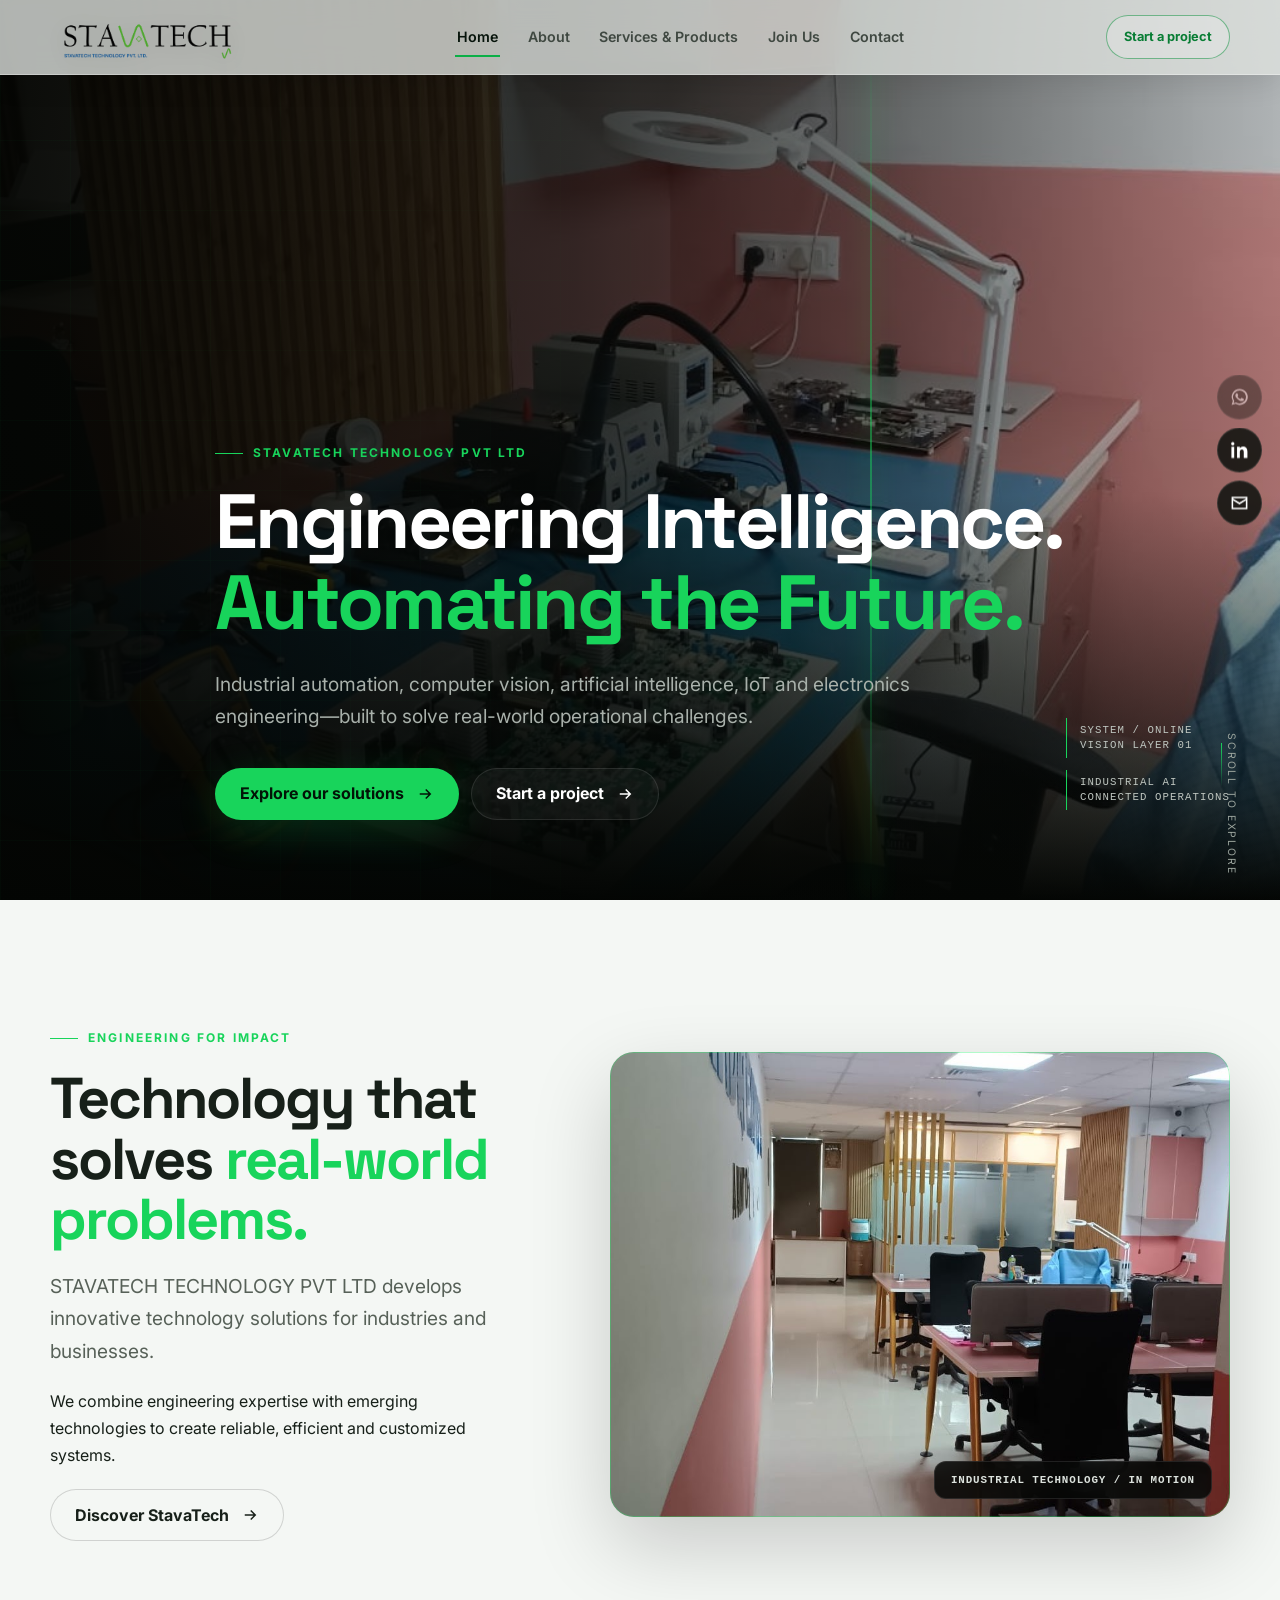
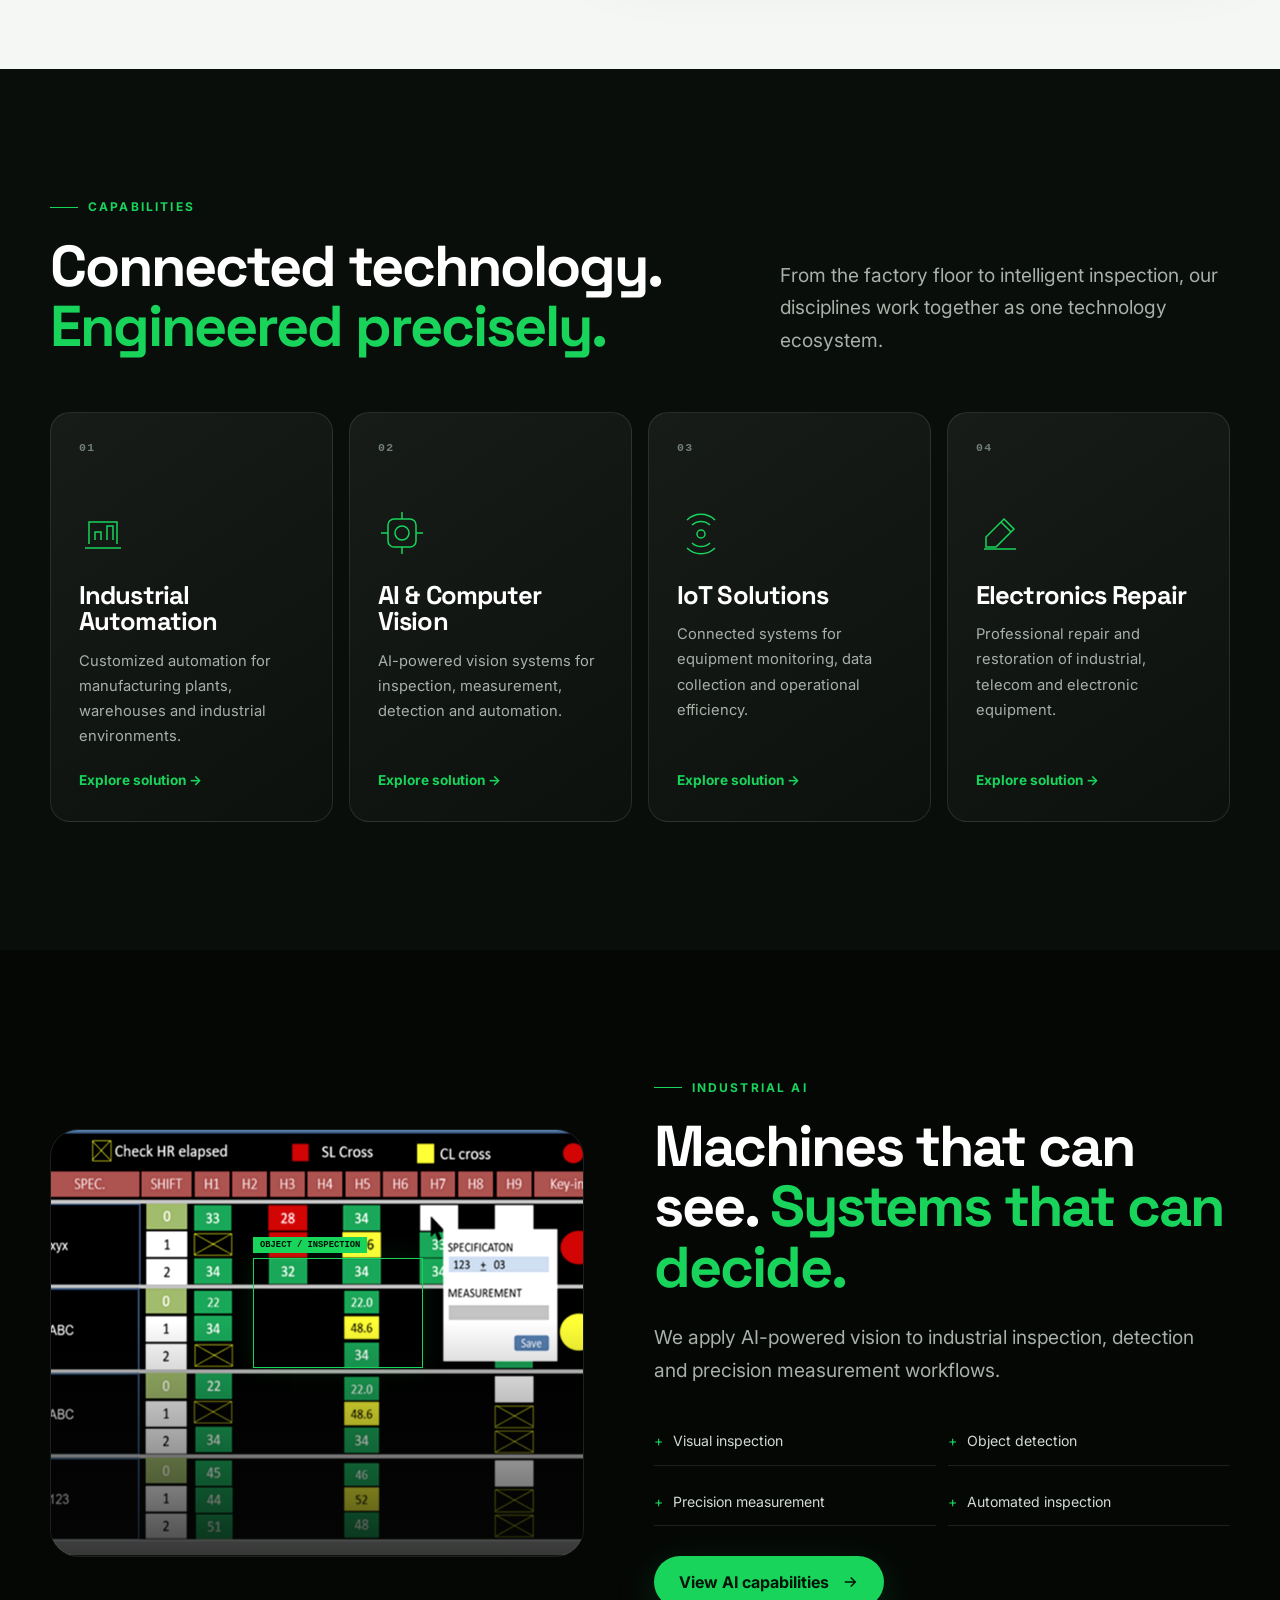
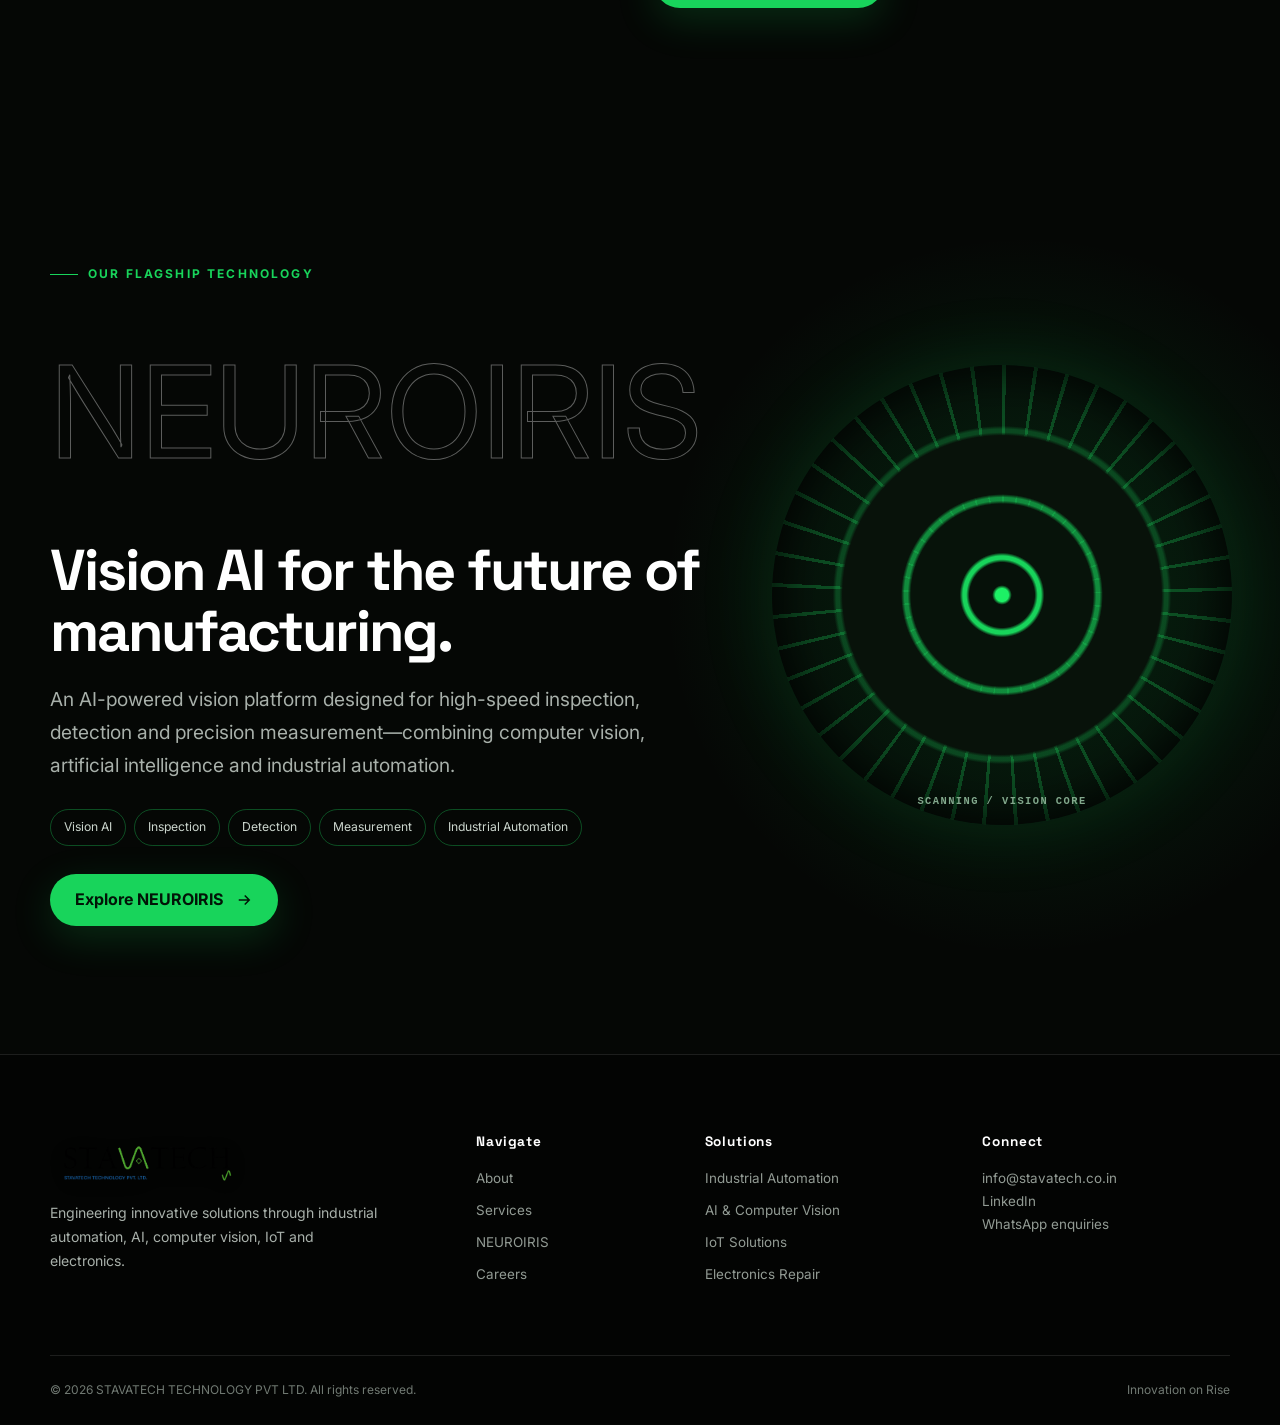
<file: index.html>
<!doctype html>
<html lang="en">
<head>
<meta charset="UTF-8">
<meta name="viewport" content="width=device-width,initial-scale=1">
<meta name="description" content="StavaTech engineers industrial automation, computer vision, AI, IoT and electronics solutions.">
<meta name="theme-color" content="#050705">
<link rel="icon" type="image/png" href="assets/logo1.png">
<link rel="stylesheet" href="style.css">
<title>STAVATECH | Industrial AI, Automation & IoT</title>
</head>
<body class="">
<a href="#main" style="position:fixed;left:-9999px;z-index:9999" onfocus="this.style.left='10px'">Skip to content</a>
<div class="scroll-progress" aria-hidden="true">
</div>
<header class="site-header">
<nav class="nav" aria-label="Primary navigation">
<a class="brand" href="index.html" aria-label="StavaTech home">
<img src="assets/logobg.png" alt="STAVATECH TECHNOLOGY PVT LTD">
</a>
<ul class="nav-links" id="primary-menu">
<li>
<a href="index.html">Home</a>
</li>
<li>
<a href="about.html">About</a>
</li>
<li>
<a href="services.html">Services &amp; Products</a>
</li>
<li>
<a href="join.html">Join Us</a>
</li>
<li>
<a href="contact.html">Contact</a>
</li>
</ul>
<div class="nav-actions">
<a class="nav-cta" href="contact.html">Start a project</a>
<button class="menu-btn" type="button" aria-label="Open navigation" aria-controls="primary-menu" aria-expanded="false">
<span>
</span>
<span>
</span>
</button>
</div>
</nav>
</header>
<main id="main">
<section class="hero">
<div class="hero-media" aria-hidden="true">
<div class="hero-slide active" style="background-image:url('assets/hero1.jpg')">
</div>
<div class="hero-slide" style="background-image:url('assets/hero2.jpg')">
</div>
<div class="hero-slide" style="background-image:url('assets/hero5.jpeg')">
</div>
</div>
<div class="hero-shade">
</div>
<div class="tech-grid">
</div>
<div class="scan-line">
</div>
<div class="container hero-content">
<p class="eyebrow">STAVATECH TECHNOLOGY PVT LTD</p>
<h1>Engineering Intelligence.<span class="accent">Automating the Future.</span>
</h1>
<p class="lead">Industrial automation, computer vision, artificial intelligence, IoT and electronics engineering—built to solve real-world operational challenges.</p>
<div class="button-row">
<a href="services.html" class="btn btn--primary">Explore our solutions<svg aria-hidden="true" viewBox="0 0 24 24" fill="none" stroke="currentColor" stroke-width="2">
<path d="M5 12h14M13 6l6 6-6 6"/>
</svg>
</a>
<a href="contact.html" class="btn btn--secondary">Start a project<svg aria-hidden="true" viewBox="0 0 24 24" fill="none" stroke="currentColor" stroke-width="2">
<path d="M5 12h14M13 6l6 6-6 6"/>
</svg>
</a>
</div>
</div>
<div class="hero-data" aria-hidden="true">
<div class="data-box">SYSTEM / ONLINE<br>VISION LAYER 01</div>
<div class="data-box">INDUSTRIAL AI<br>CONNECTED OPERATIONS</div>
</div>
<div class="scroll-cue">Scroll to explore</div>
</section>
<section class="section section--light">
<div class="container intro-grid">
<div class="copy-stack reveal from-left">
<p class="eyebrow">Engineering for impact</p>
<h2>Technology that solves <span class="accent">real-world problems.</span>
</h2>
<p class="lead">STAVATECH TECHNOLOGY PVT LTD develops innovative technology solutions for industries and businesses.</p>
<p>We combine engineering expertise with emerging technologies to create reliable, efficient and customized systems.</p>
<a href="about.html" class="btn btn--secondary">Discover StavaTech<svg aria-hidden="true" viewBox="0 0 24 24" fill="none" stroke="currentColor" stroke-width="2">
<path d="M5 12h14M13 6l6 6-6 6"/>
</svg>
</a>
</div>
<div class="media-frame reveal from-right">
<video autoplay muted loop playsinline preload="metadata" poster="assets/hero2.jpg">
<source src="assets/vid.mp4" type="video/mp4">Your browser does not support embedded video.</video>
<span class="media-note">INDUSTRIAL TECHNOLOGY / IN MOTION</span>
</div>
</div>
</section>
<section class="section section--dark">
<div class="container">
<div class="section-head reveal">
<div>
<p class="eyebrow">Capabilities</p>
<h2>Connected technology.<br>
<span class="accent">Engineered precisely.</span>
</h2>
</div>
<p class="lead">From the factory floor to intelligent inspection, our disciplines work together as one technology ecosystem.</p>
</div>
<div class="card-grid">
<article class="tech-card  reveal">
<span class="card-index">01</span>
<div class="card-icon">
<svg viewBox="0 0 48 48">
<path d="M10 35V13h28v22M6 39h36M16 31v-8h6v8M28 31V17h6v14"/>
</svg>
</div>
<h3>Industrial Automation</h3>
<p>Customized automation for manufacturing plants, warehouses and industrial environments.</p>
<a class="card-link" href="services.html">Explore solution →</a>
</article>
<article class="tech-card  reveal">
<span class="card-index">02</span>
<div class="card-icon">
<svg viewBox="0 0 48 48">
<rect x="10" y="10" width="28" height="28" rx="6"/>
<circle cx="24" cy="24" r="7"/>
<path d="M24 3v7M24 38v7M3 24h7M38 24h7"/>
</svg>
</div>
<h3>AI & Computer Vision</h3>
<p>AI-powered vision systems for inspection, measurement, detection and automation.</p>
<a class="card-link" href="services.html">Explore solution →</a>
</article>
<article class="tech-card  reveal">
<span class="card-index">03</span>
<div class="card-icon">
<svg viewBox="0 0 48 48">
<circle cx="24" cy="25" r="4"/>
<path d="M15 16a13 13 0 0 1 18 0M10 11a20 20 0 0 1 28 0M15 34a13 13 0 0 0 18 0M10 39a20 20 0 0 0 28 0"/>
</svg>
</div>
<h3>IoT Solutions</h3>
<p>Connected systems for equipment monitoring, data collection and operational efficiency.</p>
<a class="card-link" href="services.html">Explore solution →</a>
</article>
<article class="tech-card  reveal">
<span class="card-index">04</span>
<div class="card-icon">
<svg viewBox="0 0 48 48">
<path d="m28 10 10 10-18 18H10V28zM25 13l10 10M8 40h32"/>
</svg>
</div>
<h3>Electronics Repair</h3>
<p>Professional repair and restoration of industrial, telecom and electronic equipment.</p>
<a class="card-link" href="services.html">Explore solution →</a>
</article>
</div>
</div>
</section>
<section class="section">
<div class="container vision-showcase">
<div class="vision-visual reveal from-left">
<img src="assets/ai2.png" alt="Industrial computer vision application">
<div class="vision-overlay">
</div>
<div class="detect-box" aria-hidden="true">
</div>
</div>
<div class="reveal from-right">
<p class="eyebrow">Industrial AI</p>
<h2>Machines that can see. <span class="accent">Systems that can decide.</span>
</h2>
<p class="lead" style="margin-top:24px">We apply AI-powered vision to industrial inspection, detection and precision measurement workflows.</p>
<ul class="vision-list">
<li>Visual inspection</li>
<li>Object detection</li>
<li>Precision measurement</li>
<li>Automated inspection</li>
</ul>
<a href="services.html" class="btn btn--primary">View AI capabilities<svg aria-hidden="true" viewBox="0 0 24 24" fill="none" stroke="currentColor" stroke-width="2">
<path d="M5 12h14M13 6l6 6-6 6"/>
</svg>
</a>
</div>
</div>
</section>
<section class="section neuro" id="products">
<div class="container neuro-inner">
<div class="reveal from-left">
<p class="eyebrow">Our flagship technology</p>
<div class="neuro-name">NEUROIRIS</div>
<h2>Vision AI for the future of manufacturing.</h2>
<p class="lead" style="margin-top:22px">An AI-powered vision platform designed for high-speed inspection, detection and precision measurement—combining computer vision, artificial intelligence and industrial automation.</p>
<div class="chip-row">
<span class="chip">Vision AI</span>
<span class="chip">Inspection</span>
<span class="chip">Detection</span>
<span class="chip">Measurement</span>
<span class="chip">Industrial Automation</span>
</div>
<a href="services.html#products" class="btn btn--primary">Explore NEUROIRIS<svg aria-hidden="true" viewBox="0 0 24 24" fill="none" stroke="currentColor" stroke-width="2">
<path d="M5 12h14M13 6l6 6-6 6"/>
</svg>
</a>
</div>
<div class="iris reveal from-right" aria-hidden="true">
</div>
</div>
</section>
</main>
<aside class="social-rail" aria-label="Contact StavaTech">
<a class="social-btn disabled" href="#" data-whatsapp aria-label="Chat with StavaTech on WhatsApp">
<svg viewBox="0 0 24 24">
<path d="M12 2a9.8 9.8 0 0 0-8.4 14.9L2 22l5.2-1.5A10 10 0 1 0 12 2Zm0 18.2c-1.5 0-2.9-.4-4.2-1.1l-.3-.2-3 .9.9-2.9-.2-.3a8.2 8.2 0 1 1 6.8 3.6Zm4.5-6.1c-.2-.1-1.5-.7-1.7-.8-.2-.1-.4-.1-.6.1l-.8 1c-.1.2-.3.2-.5.1a6.7 6.7 0 0 1-3.3-2.9c-.2-.3 0-.4.1-.5l.4-.5.2-.5v-.5l-.8-1.8c-.2-.5-.4-.4-.6-.4h-.5c-.2 0-.5.1-.7.4-.2.2-.9.9-.9 2.2 0 1.3.9 2.5 1.1 2.7.1.2 1.8 2.8 4.5 3.9.6.3 1.1.4 1.5.5.7.2 1.3.2 1.8.1.5-.1 1.5-.6 1.7-1.2.2-.6.2-1.1.1-1.2-.1-.3-.3-.4-.5-.5Z"/>
</svg>
<span>Chat with our team</span>
</a>
<a class="social-btn" href="https://www.linkedin.com/company/stavatech/" target="_blank" rel="noopener noreferrer" aria-label="Visit StavaTech on LinkedIn">
<svg viewBox="0 0 24 24">
<path d="M5.3 7.8H1.8V22h3.5V7.8ZM3.5 2A2.1 2.1 0 1 0 3.5 6.2 2.1 2.1 0 0 0 3.5 2ZM22 13.9c0-4.3-2.3-6.3-5.4-6.3-2.5 0-3.6 1.4-4.2 2.3V7.8H8.9V22h3.5v-7c0-1.9.4-3.7 2.7-3.7 2.2 0 2.3 2.1 2.3 3.8V22H22v-8.1Z"/>
</svg>
<span>LinkedIn</span>
</a>
<a class="social-btn" href="mailto:info@stavatech.co.in" aria-label="Email StavaTech">
<svg viewBox="0 0 24 24">
<path d="M2 4h20v16H2V4Zm2 2v.5l8 5 8-5V6H4Zm16 12V8.9l-8 5-8-5V18h16Z"/>
</svg>
<span>Email us</span>
</a>
</aside>
<div class="toast" role="status" aria-live="polite">
</div>
<button class="back-to-top" type="button" aria-label="Back to top">↑</button>
<footer class="footer">
<div class="container footer-grid">
<div class="footer-brand">
<a class="brand" href="index.html">
<img src="assets/logobg.png" alt="StavaTech">
</a>
<p>Engineering innovative solutions through industrial automation, AI, computer vision, IoT and electronics.</p>
</div>
<div>
<h3>Navigate</h3>
<ul>
<li>
<a href="about.html">About</a>
</li>
<li>
<a href="services.html">Services</a>
</li>
<li>
<a href="services.html#products">NEUROIRIS</a>
</li>
<li>
<a href="join.html">Careers</a>
</li>
</ul>
</div>
<div>
<h3>Solutions</h3>
<ul>
<li>Industrial Automation</li>
<li>AI &amp; Computer Vision</li>
<li>IoT Solutions</li>
<li>Electronics Repair</li>
</ul>
</div>
<div>
<h3>Connect</h3>
<address>
<a href="mailto:info@stavatech.co.in">info@stavatech.co.in</a>
<br>
<a href="https://www.linkedin.com/company/stavatech/" target="_blank" rel="noopener noreferrer">LinkedIn</a>
<br>
<a href="#" data-whatsapp>WhatsApp enquiries</a>
</address>
</div>
</div>
<div class="container footer-bottom">
<span>© 2026 STAVATECH TECHNOLOGY PVT LTD. All rights reserved.</span>
<span>Innovation on Rise</span>
</div>
</footer>
<script src="script.js">
</script>
</body>
</html>
</file>
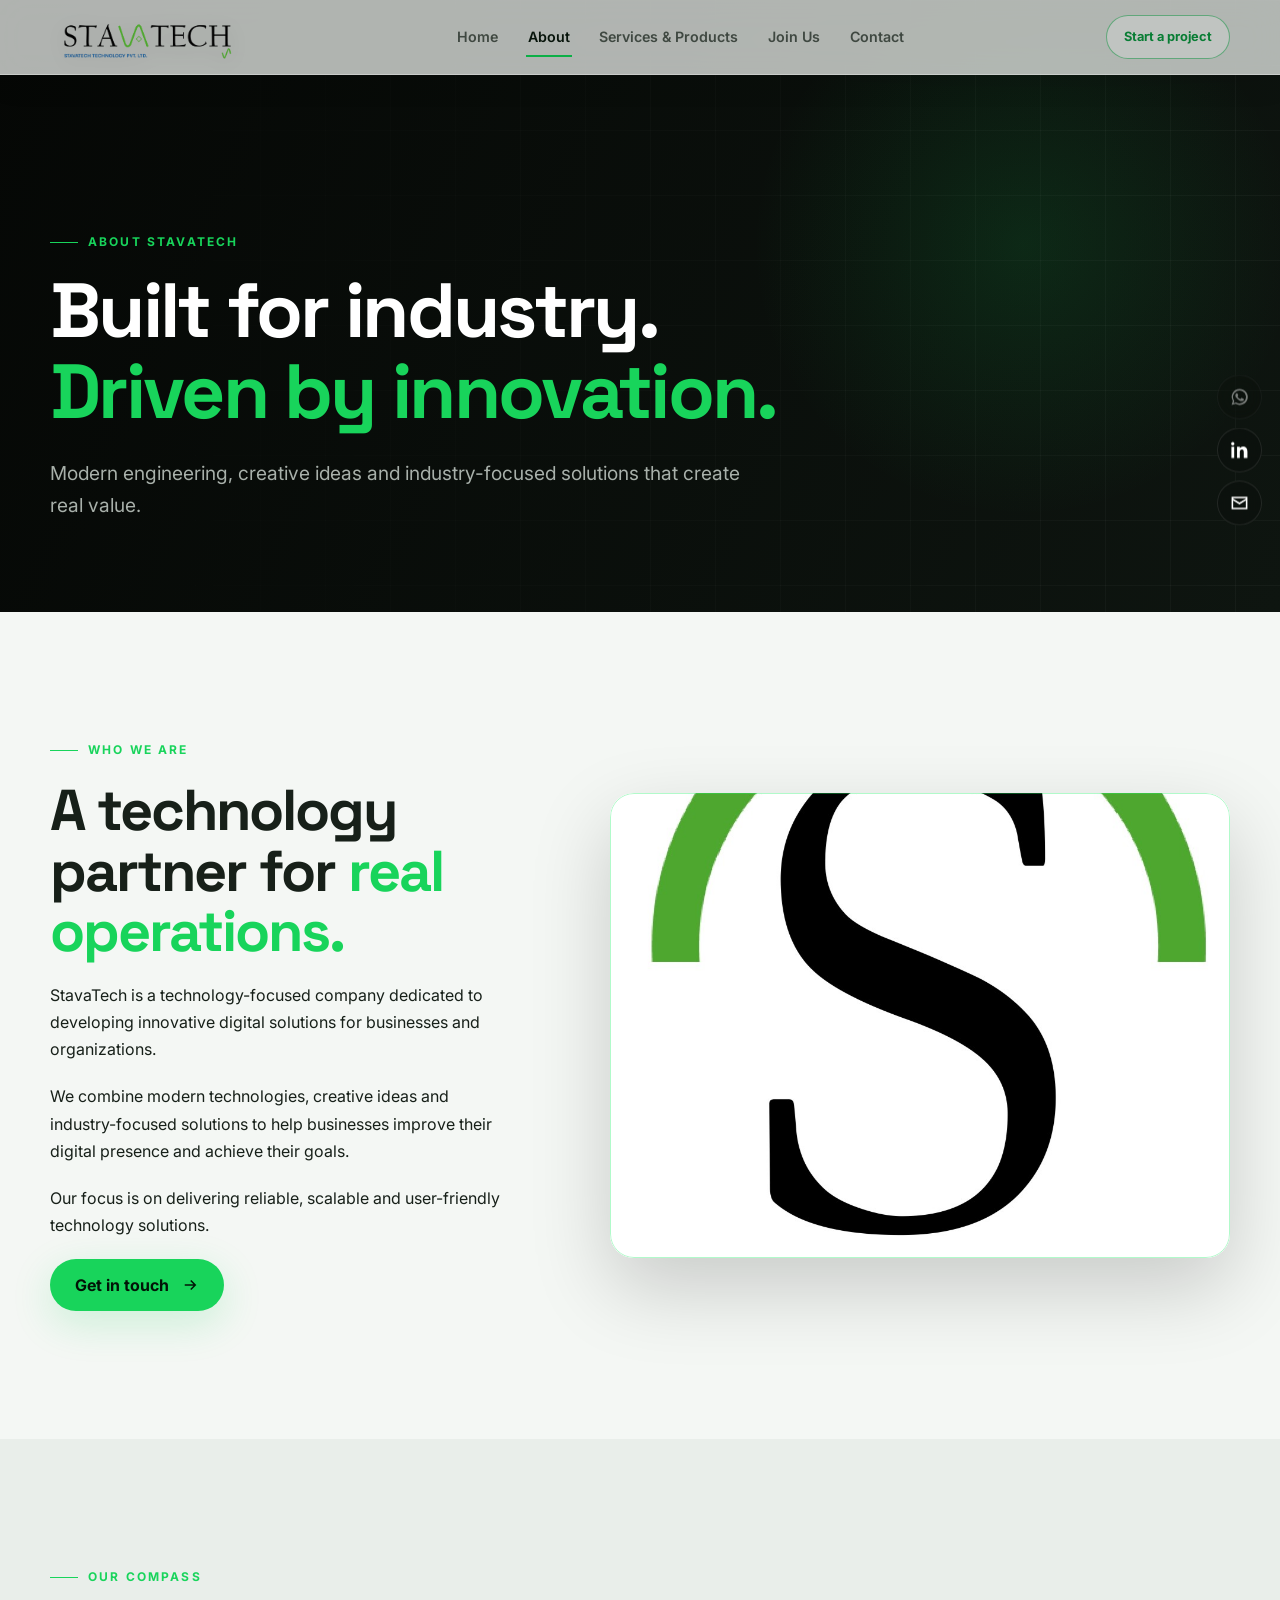
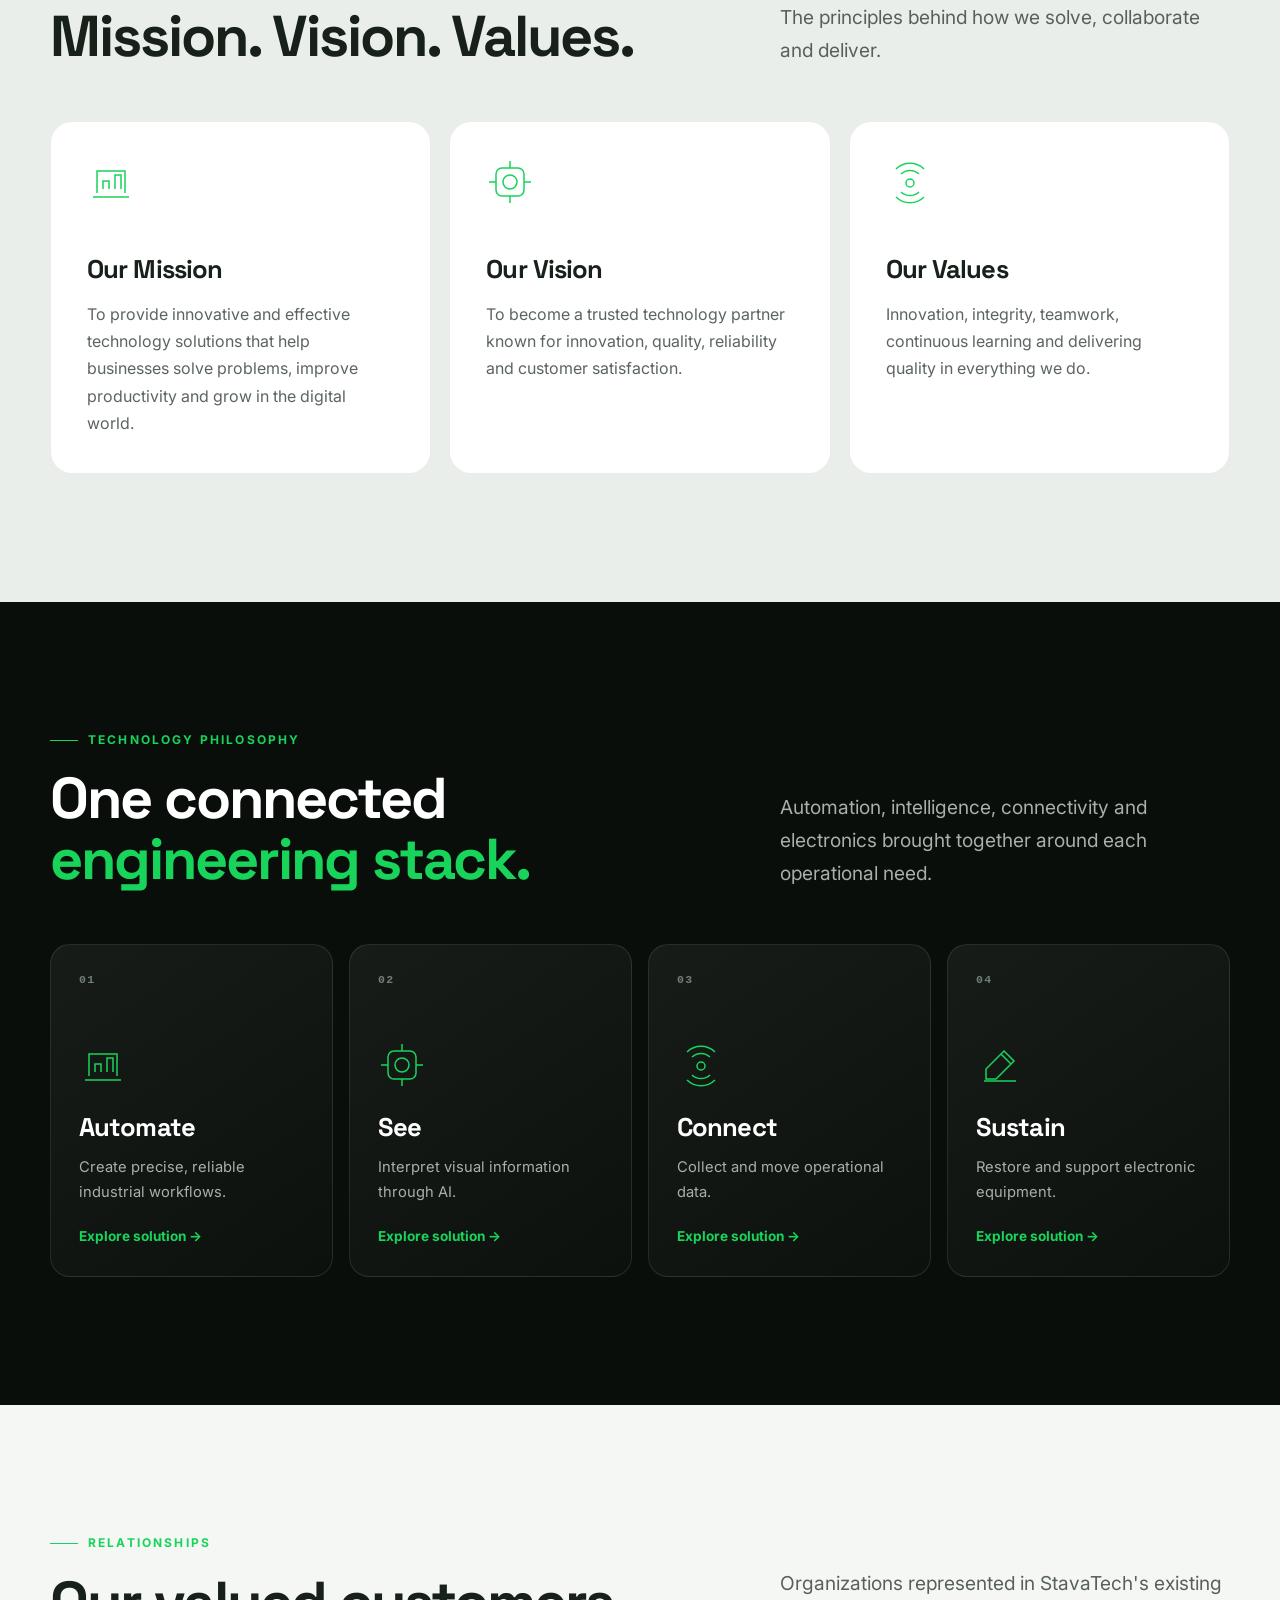
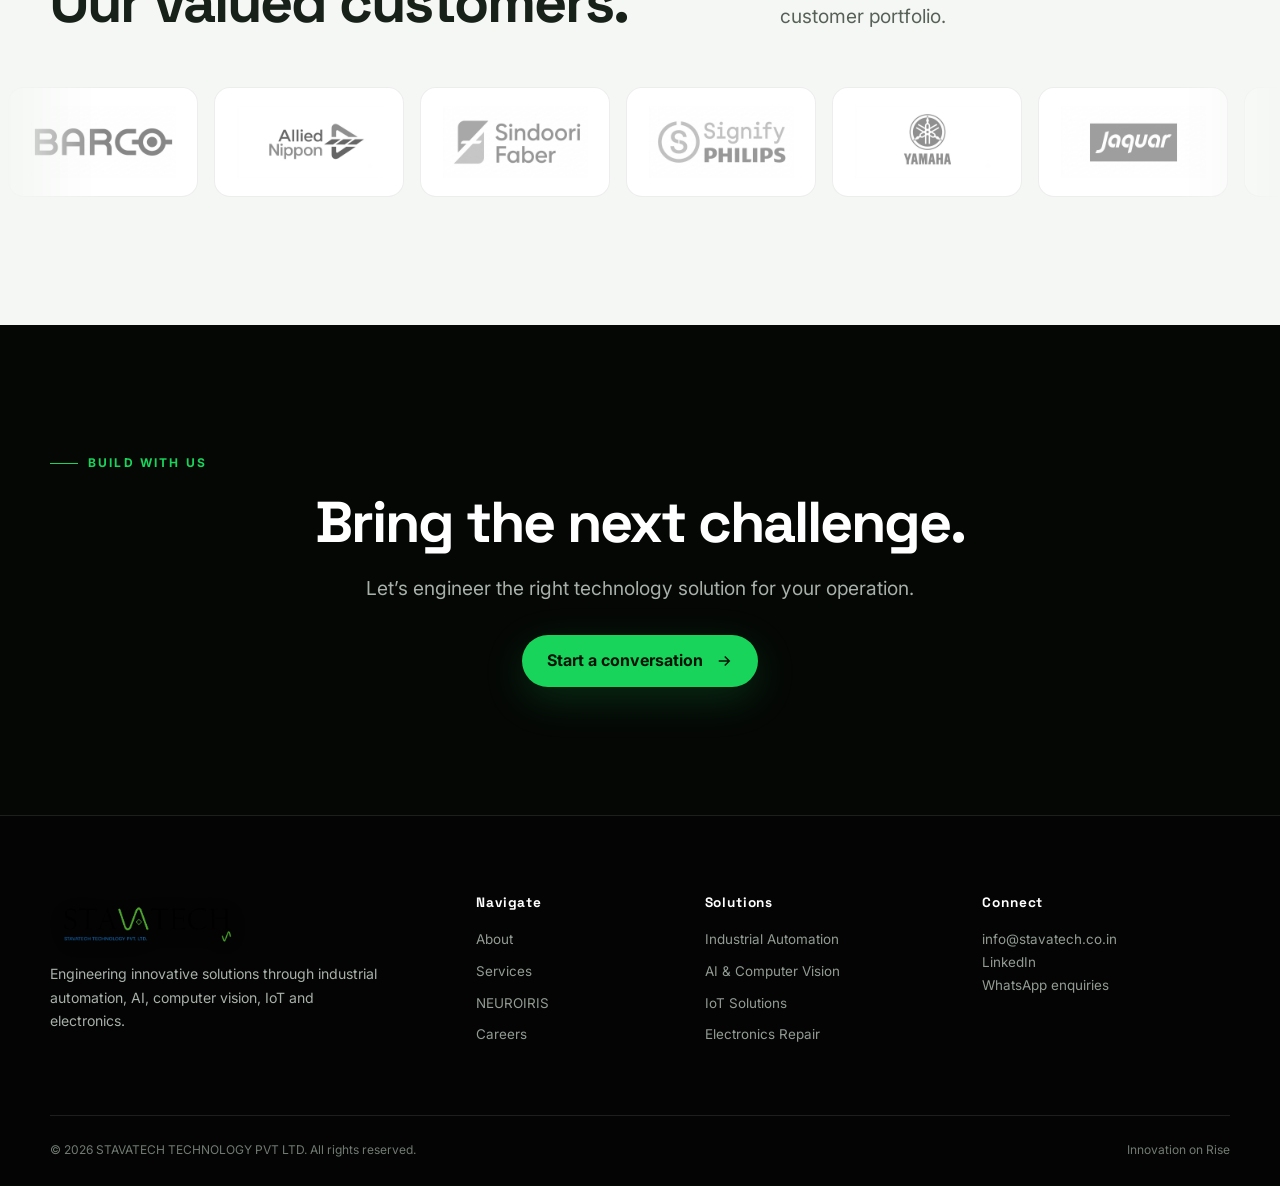
<file: about.html>
<!doctype html>
<html lang="en">
<head>
<meta charset="UTF-8">
<meta name="viewport" content="width=device-width,initial-scale=1">
<meta name="description" content="Learn about StavaTech, its mission, vision, values and industrial technology philosophy.">
<meta name="theme-color" content="#050705">
<link rel="icon" type="image/png" href="assets/logo1.png">
<link rel="stylesheet" href="style.css">
<title>About | STAVATECH</title>
</head>
<body class="">
<a href="#main" style="position:fixed;left:-9999px;z-index:9999" onfocus="this.style.left='10px'">Skip to content</a>
<div class="scroll-progress" aria-hidden="true">
</div>
<header class="site-header">
<nav class="nav" aria-label="Primary navigation">
<a class="brand" href="index.html" aria-label="StavaTech home">
<img src="assets/logobg.png" alt="STAVATECH TECHNOLOGY PVT LTD">
</a>
<ul class="nav-links" id="primary-menu">
<li>
<a href="index.html">Home</a>
</li>
<li>
<a href="about.html">About</a>
</li>
<li>
<a href="services.html">Services &amp; Products</a>
</li>
<li>
<a href="join.html">Join Us</a>
</li>
<li>
<a href="contact.html">Contact</a>
</li>
</ul>
<div class="nav-actions">
<a class="nav-cta" href="contact.html">Start a project</a>
<button class="menu-btn" type="button" aria-label="Open navigation" aria-controls="primary-menu" aria-expanded="false">
<span>
</span>
<span>
</span>
</button>
</div>
</nav>
</header>
<main id="main">
<section class="page-hero">
<div class="container">
<p class="eyebrow">About StavaTech</p>
<h1>Built for industry.<br>
<span class="accent">Driven by innovation.</span>
</h1>
<p class="lead">Modern engineering, creative ideas and industry-focused solutions that create real value.</p>
</div>
</section>
<section class="section section--light">
<div class="container intro-grid">
<div class="copy-stack reveal from-left">
<p class="eyebrow">Who we are</p>
<h2>A technology partner for <span class="accent">real operations.</span>
</h2>
<p>StavaTech is a technology-focused company dedicated to developing innovative digital solutions for businesses and organizations.</p>
<p>We combine modern technologies, creative ideas and industry-focused solutions to help businesses improve their digital presence and achieve their goals.</p>
<p>Our focus is on delivering reliable, scalable and user-friendly technology solutions.</p>
<a href="contact.html" class="btn btn--primary">Get in touch<svg aria-hidden="true" viewBox="0 0 24 24" fill="none" stroke="currentColor" stroke-width="2">
<path d="M5 12h14M13 6l6 6-6 6"/>
</svg>
</a>
</div>
<div class="media-frame reveal from-right">
<img src="assets/LOGO.jpg" alt="StavaTech company identity">
</div>
</div>
</section>
<section class="section section--muted">
<div class="container">
<div class="section-head reveal">
<div>
<p class="eyebrow">Our compass</p>
<h2>Mission. Vision. Values.</h2>
</div>
<p class="lead">The principles behind how we solve, collaborate and deliver.</p>
</div>
<div class="values-grid">
<article class="value-card reveal">
<div class="card-icon">
<svg viewBox="0 0 48 48">
<path d="M10 35V13h28v22M6 39h36M16 31v-8h6v8M28 31V17h6v14"/>
</svg>
</div>
<h3>Our Mission</h3>
<p>To provide innovative and effective technology solutions that help businesses solve problems, improve productivity and grow in the digital world.</p>
</article>
<article class="value-card reveal">
<div class="card-icon">
<svg viewBox="0 0 48 48">
<rect x="10" y="10" width="28" height="28" rx="6"/>
<circle cx="24" cy="24" r="7"/>
<path d="M24 3v7M24 38v7M3 24h7M38 24h7"/>
</svg>
</div>
<h3>Our Vision</h3>
<p>To become a trusted technology partner known for innovation, quality, reliability and customer satisfaction.</p>
</article>
<article class="value-card reveal">
<div class="card-icon">
<svg viewBox="0 0 48 48">
<circle cx="24" cy="25" r="4"/>
<path d="M15 16a13 13 0 0 1 18 0M10 11a20 20 0 0 1 28 0M15 34a13 13 0 0 0 18 0M10 39a20 20 0 0 0 28 0"/>
</svg>
</div>
<h3>Our Values</h3>
<p>Innovation, integrity, teamwork, continuous learning and delivering quality in everything we do.</p>
</article>
</div>
</div>
</section>
<section class="section section--dark">
<div class="container">
<div class="section-head reveal">
<div>
<p class="eyebrow">Technology philosophy</p>
<h2>One connected <span class="accent">engineering stack.</span>
</h2>
</div>
<p class="lead">Automation, intelligence, connectivity and electronics brought together around each operational need.</p>
</div>
<div class="card-grid">
<article class="tech-card  reveal">
<span class="card-index">01</span>
<div class="card-icon">
<svg viewBox="0 0 48 48">
<path d="M10 35V13h28v22M6 39h36M16 31v-8h6v8M28 31V17h6v14"/>
</svg>
</div>
<h3>Automate</h3>
<p>Create precise, reliable industrial workflows.</p>
<a class="card-link" href="services.html">Explore solution →</a>
</article>
<article class="tech-card  reveal">
<span class="card-index">02</span>
<div class="card-icon">
<svg viewBox="0 0 48 48">
<rect x="10" y="10" width="28" height="28" rx="6"/>
<circle cx="24" cy="24" r="7"/>
<path d="M24 3v7M24 38v7M3 24h7M38 24h7"/>
</svg>
</div>
<h3>See</h3>
<p>Interpret visual information through AI.</p>
<a class="card-link" href="services.html">Explore solution →</a>
</article>
<article class="tech-card  reveal">
<span class="card-index">03</span>
<div class="card-icon">
<svg viewBox="0 0 48 48">
<circle cx="24" cy="25" r="4"/>
<path d="M15 16a13 13 0 0 1 18 0M10 11a20 20 0 0 1 28 0M15 34a13 13 0 0 0 18 0M10 39a20 20 0 0 0 28 0"/>
</svg>
</div>
<h3>Connect</h3>
<p>Collect and move operational data.</p>
<a class="card-link" href="services.html">Explore solution →</a>
</article>
<article class="tech-card  reveal">
<span class="card-index">04</span>
<div class="card-icon">
<svg viewBox="0 0 48 48">
<path d="m28 10 10 10-18 18H10V28zM25 13l10 10M8 40h32"/>
</svg>
</div>
<h3>Sustain</h3>
<p>Restore and support electronic equipment.</p>
<a class="card-link" href="services.html">Explore solution →</a>
</article>
</div>
</div>
</section>
<section class="section section--light">
<div class="container">
<div class="section-head reveal">
<div>
<p class="eyebrow">Relationships</p>
<h2>Our valued customers.</h2>
</div>
<p class="lead">Organizations represented in StavaTech's existing customer portfolio.</p>
</div>
</div>
<div class="marquee" aria-label="StavaTech customer logos">
<div class="marquee-track">
<div class="logo-tile">
<img src="assets/val1.png" alt="Valued StavaTech customer logo 1" loading="lazy">
</div>
<div class="logo-tile">
<img src="assets/val2.png" alt="Valued StavaTech customer logo 2" loading="lazy">
</div>
<div class="logo-tile">
<img src="assets/val3.png" alt="Valued StavaTech customer logo 3" loading="lazy">
</div>
<div class="logo-tile">
<img src="assets/val4.png" alt="Valued StavaTech customer logo 4" loading="lazy">
</div>
<div class="logo-tile">
<img src="assets/val5.png" alt="Valued StavaTech customer logo 5" loading="lazy">
</div>
<div class="logo-tile">
<img src="assets/val6.png" alt="Valued StavaTech customer logo 6" loading="lazy">
</div>
<div class="logo-tile">
<img src="assets/val7.png" alt="Valued StavaTech customer logo 7" loading="lazy">
</div>
<div class="logo-tile">
<img src="assets/val8.png" alt="Valued StavaTech customer logo 8" loading="lazy">
</div>
<div class="logo-tile">
<img src="assets/val9.png" alt="Valued StavaTech customer logo 9" loading="lazy">
</div>
<div class="logo-tile">
<img src="assets/val10.png" alt="Valued StavaTech customer logo 10" loading="lazy">
</div>
<div class="logo-tile">
<img src="assets/val11.png" alt="Valued StavaTech customer logo 11" loading="lazy">
</div>
<div class="logo-tile">
<img src="assets/val12.png" alt="Valued StavaTech customer logo 12" loading="lazy">
</div>
<div class="logo-tile">
<img src="assets/val13.png" alt="Valued StavaTech customer logo 13" loading="lazy">
</div>
<div class="logo-tile">
<img src="assets/val14.png" alt="Valued StavaTech customer logo 14" loading="lazy">
</div>
<div class="logo-tile">
<img src="assets/val1.png" alt="Valued StavaTech customer logo 1" loading="lazy">
</div>
<div class="logo-tile">
<img src="assets/val2.png" alt="Valued StavaTech customer logo 2" loading="lazy">
</div>
<div class="logo-tile">
<img src="assets/val3.png" alt="Valued StavaTech customer logo 3" loading="lazy">
</div>
<div class="logo-tile">
<img src="assets/val4.png" alt="Valued StavaTech customer logo 4" loading="lazy">
</div>
<div class="logo-tile">
<img src="assets/val5.png" alt="Valued StavaTech customer logo 5" loading="lazy">
</div>
<div class="logo-tile">
<img src="assets/val6.png" alt="Valued StavaTech customer logo 6" loading="lazy">
</div>
<div class="logo-tile">
<img src="assets/val7.png" alt="Valued StavaTech customer logo 7" loading="lazy">
</div>
<div class="logo-tile">
<img src="assets/val8.png" alt="Valued StavaTech customer logo 8" loading="lazy">
</div>
<div class="logo-tile">
<img src="assets/val9.png" alt="Valued StavaTech customer logo 9" loading="lazy">
</div>
<div class="logo-tile">
<img src="assets/val10.png" alt="Valued StavaTech customer logo 10" loading="lazy">
</div>
<div class="logo-tile">
<img src="assets/val11.png" alt="Valued StavaTech customer logo 11" loading="lazy">
</div>
<div class="logo-tile">
<img src="assets/val12.png" alt="Valued StavaTech customer logo 12" loading="lazy">
</div>
<div class="logo-tile">
<img src="assets/val13.png" alt="Valued StavaTech customer logo 13" loading="lazy">
</div>
<div class="logo-tile">
<img src="assets/val14.png" alt="Valued StavaTech customer logo 14" loading="lazy">
</div>
</div>
</div>
</section>
<section class="section">
<div class="container reveal" style="text-align:center">
<p class="eyebrow">Build with us</p>
<h2>Bring the next challenge.</h2>
<p class="lead" style="margin:20px auto 30px">Let’s engineer the right technology solution for your operation.</p>
<a href="contact.html" class="btn btn--primary">Start a conversation<svg aria-hidden="true" viewBox="0 0 24 24" fill="none" stroke="currentColor" stroke-width="2">
<path d="M5 12h14M13 6l6 6-6 6"/>
</svg>
</a>
</div>
</section>
</main>
<aside class="social-rail" aria-label="Contact StavaTech">
<a class="social-btn disabled" href="#" data-whatsapp aria-label="Chat with StavaTech on WhatsApp">
<svg viewBox="0 0 24 24">
<path d="M12 2a9.8 9.8 0 0 0-8.4 14.9L2 22l5.2-1.5A10 10 0 1 0 12 2Zm0 18.2c-1.5 0-2.9-.4-4.2-1.1l-.3-.2-3 .9.9-2.9-.2-.3a8.2 8.2 0 1 1 6.8 3.6Zm4.5-6.1c-.2-.1-1.5-.7-1.7-.8-.2-.1-.4-.1-.6.1l-.8 1c-.1.2-.3.2-.5.1a6.7 6.7 0 0 1-3.3-2.9c-.2-.3 0-.4.1-.5l.4-.5.2-.5v-.5l-.8-1.8c-.2-.5-.4-.4-.6-.4h-.5c-.2 0-.5.1-.7.4-.2.2-.9.9-.9 2.2 0 1.3.9 2.5 1.1 2.7.1.2 1.8 2.8 4.5 3.9.6.3 1.1.4 1.5.5.7.2 1.3.2 1.8.1.5-.1 1.5-.6 1.7-1.2.2-.6.2-1.1.1-1.2-.1-.3-.3-.4-.5-.5Z"/>
</svg>
<span>Chat with our team</span>
</a>
<a class="social-btn" href="https://www.linkedin.com/company/stavatech/" target="_blank" rel="noopener noreferrer" aria-label="Visit StavaTech on LinkedIn">
<svg viewBox="0 0 24 24">
<path d="M5.3 7.8H1.8V22h3.5V7.8ZM3.5 2A2.1 2.1 0 1 0 3.5 6.2 2.1 2.1 0 0 0 3.5 2ZM22 13.9c0-4.3-2.3-6.3-5.4-6.3-2.5 0-3.6 1.4-4.2 2.3V7.8H8.9V22h3.5v-7c0-1.9.4-3.7 2.7-3.7 2.2 0 2.3 2.1 2.3 3.8V22H22v-8.1Z"/>
</svg>
<span>LinkedIn</span>
</a>
<a class="social-btn" href="mailto:info@stavatech.co.in" aria-label="Email StavaTech">
<svg viewBox="0 0 24 24">
<path d="M2 4h20v16H2V4Zm2 2v.5l8 5 8-5V6H4Zm16 12V8.9l-8 5-8-5V18h16Z"/>
</svg>
<span>Email us</span>
</a>
</aside>
<div class="toast" role="status" aria-live="polite">
</div>
<button class="back-to-top" type="button" aria-label="Back to top">↑</button>
<footer class="footer">
<div class="container footer-grid">
<div class="footer-brand">
<a class="brand" href="index.html">
<img src="assets/logobg.png" alt="StavaTech">
</a>
<p>Engineering innovative solutions through industrial automation, AI, computer vision, IoT and electronics.</p>
</div>
<div>
<h3>Navigate</h3>
<ul>
<li>
<a href="about.html">About</a>
</li>
<li>
<a href="services.html">Services</a>
</li>
<li>
<a href="services.html#products">NEUROIRIS</a>
</li>
<li>
<a href="join.html">Careers</a>
</li>
</ul>
</div>
<div>
<h3>Solutions</h3>
<ul>
<li>Industrial Automation</li>
<li>AI &amp; Computer Vision</li>
<li>IoT Solutions</li>
<li>Electronics Repair</li>
</ul>
</div>
<div>
<h3>Connect</h3>
<address>
<a href="mailto:info@stavatech.co.in">info@stavatech.co.in</a>
<br>
<a href="https://www.linkedin.com/company/stavatech/" target="_blank" rel="noopener noreferrer">LinkedIn</a>
<br>
<a href="#" data-whatsapp>WhatsApp enquiries</a>
</address>
</div>
</div>
<div class="container footer-bottom">
<span>© 2026 STAVATECH TECHNOLOGY PVT LTD. All rights reserved.</span>
<span>Innovation on Rise</span>
</div>
</footer>
<script src="script.js">
</script>
</body>
</html>
</file>
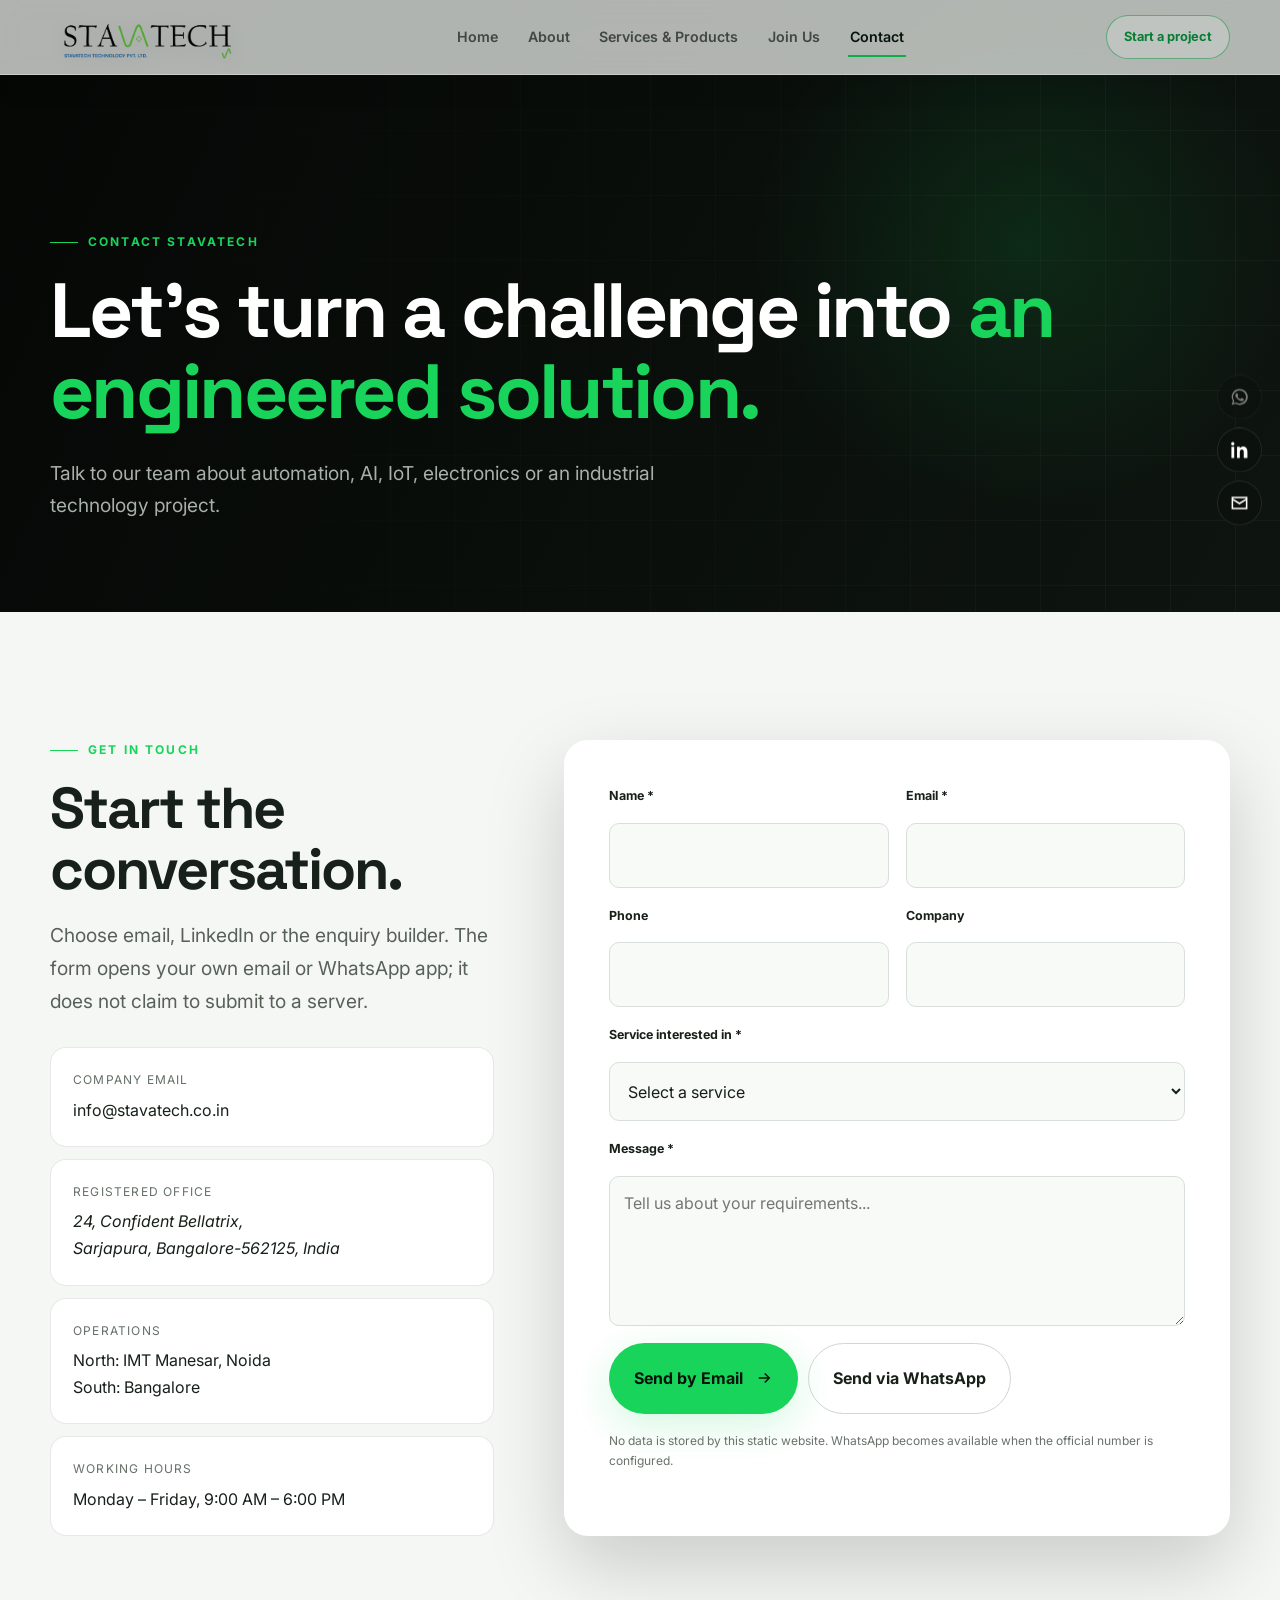
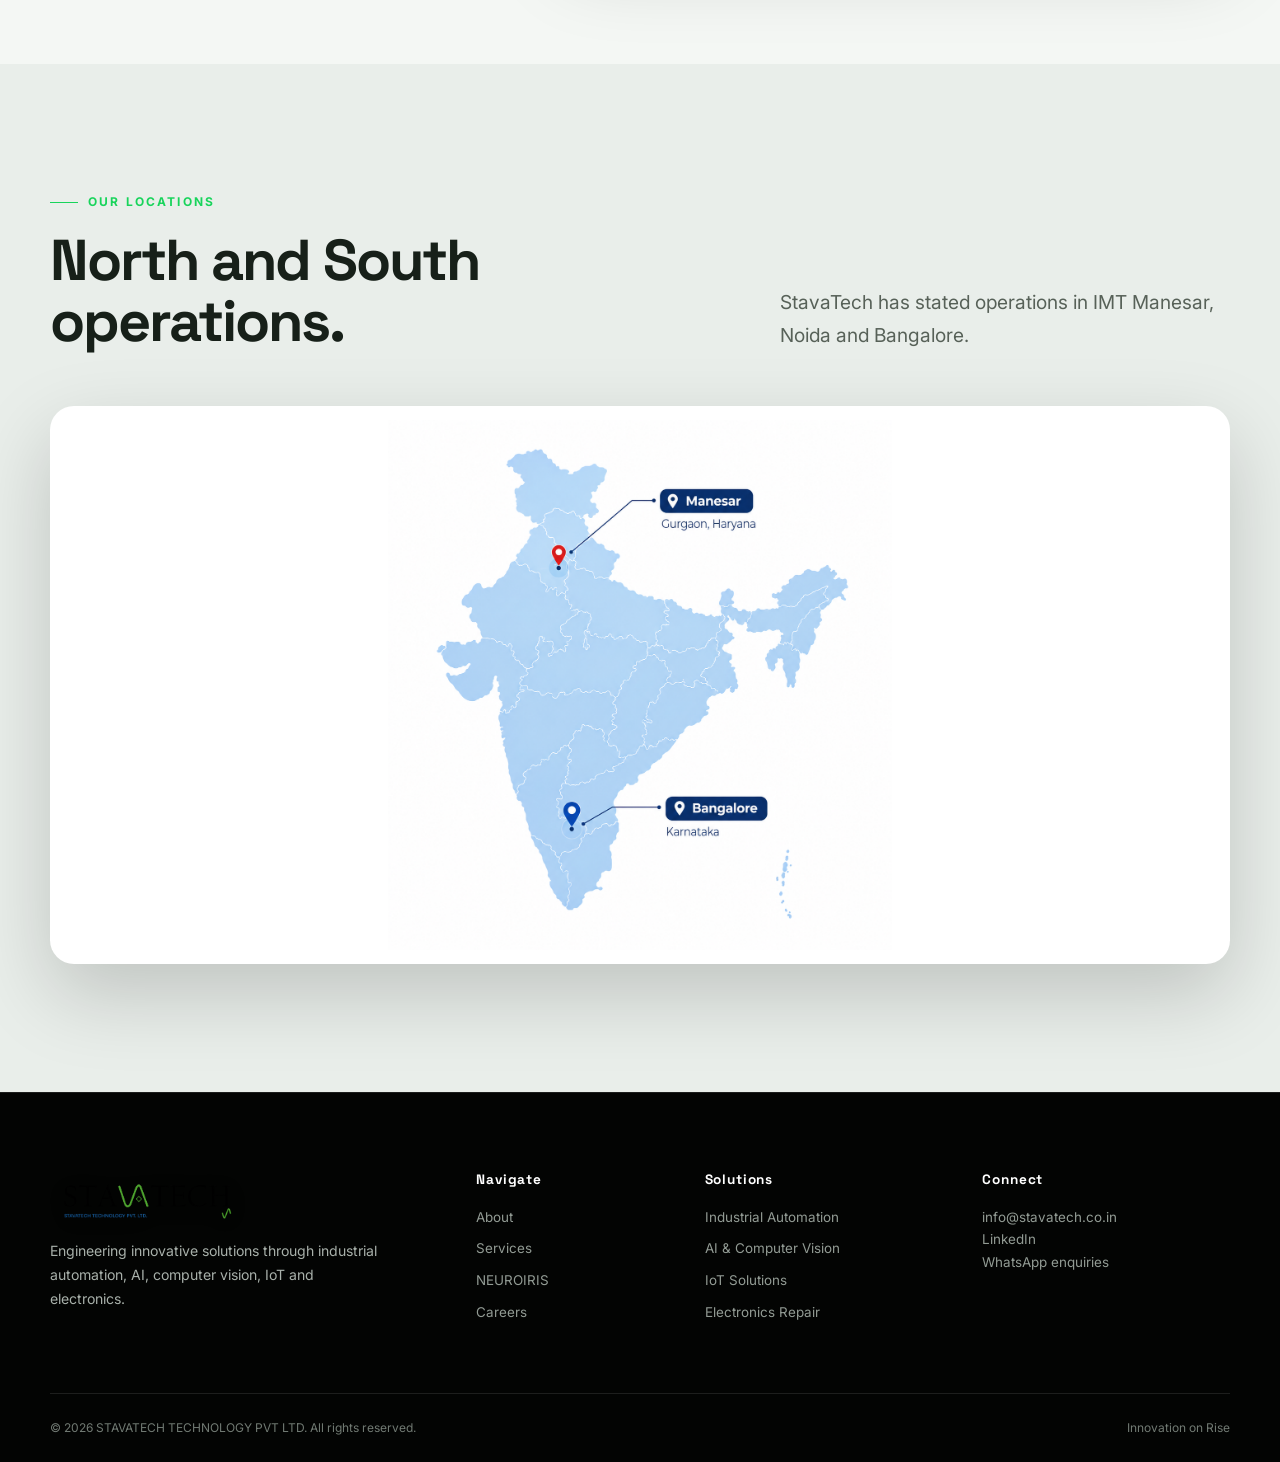
<file: contact.html>
<!doctype html>
<html lang="en">
<head>
<meta charset="UTF-8">
<meta name="viewport" content="width=device-width,initial-scale=1">
<meta name="description" content="Contact StavaTech in Bangalore, IMT Manesar and Noida for industrial technology enquiries.">
<meta name="theme-color" content="#050705">
<link rel="icon" type="image/png" href="assets/logo1.png">
<link rel="stylesheet" href="style.css">
<title>Contact | STAVATECH</title>
</head>
<body class="">
<a href="#main" style="position:fixed;left:-9999px;z-index:9999" onfocus="this.style.left='10px'">Skip to content</a>
<div class="scroll-progress" aria-hidden="true">
</div>
<header class="site-header">
<nav class="nav" aria-label="Primary navigation">
<a class="brand" href="index.html" aria-label="StavaTech home">
<img src="assets/logobg.png" alt="STAVATECH TECHNOLOGY PVT LTD">
</a>
<ul class="nav-links" id="primary-menu">
<li>
<a href="index.html">Home</a>
</li>
<li>
<a href="about.html">About</a>
</li>
<li>
<a href="services.html">Services &amp; Products</a>
</li>
<li>
<a href="join.html">Join Us</a>
</li>
<li>
<a href="contact.html">Contact</a>
</li>
</ul>
<div class="nav-actions">
<a class="nav-cta" href="contact.html">Start a project</a>
<button class="menu-btn" type="button" aria-label="Open navigation" aria-controls="primary-menu" aria-expanded="false">
<span>
</span>
<span>
</span>
</button>
</div>
</nav>
</header>
<main id="main">
<section class="page-hero">
<div class="container">
<p class="eyebrow">Contact StavaTech</p>
<h1>Let’s turn a challenge into <span class="accent">an engineered solution.</span>
</h1>
<p class="lead">Talk to our team about automation, AI, IoT, electronics or an industrial technology project.</p>
</div>
</section>
<section class="section section--light">
<div class="container contact-grid">
<div class="reveal from-left">
<p class="eyebrow">Get in touch</p>
<h2>Start the conversation.</h2>
<p class="lead" style="margin-top:20px">Choose email, LinkedIn or the enquiry builder. The form opens your own email or WhatsApp app; it does not claim to submit to a server.</p>
<div class="contact-cards">
<div class="contact-card">
<span>Company email</span>
<a href="mailto:info@stavatech.co.in">info@stavatech.co.in</a>
</div>
<div class="contact-card">
<span>Registered office</span>
<address>24, Confident Bellatrix,<br>Sarjapura, Bangalore-562125, India</address>
</div>
<div class="contact-card">
<span>Operations</span>
<p>North: IMT Manesar, Noida<br>South: Bangalore</p>
</div>
<div class="contact-card">
<span>Working hours</span>
<p>Monday – Friday, 9:00 AM – 6:00 PM</p>
</div>
</div>
</div>
<form class="enquiry-form reveal from-right" id="contactForm">
<div class="field">
<label for="name">Name *</label>
<input id="name" name="name" autocomplete="name" required>
</div>
<div class="field">
<label for="email">Email *</label>
<input id="email" name="email" type="email" autocomplete="email" required>
</div>
<div class="field">
<label for="phone">Phone</label>
<input id="phone" name="phone" type="tel" autocomplete="tel">
</div>
<div class="field">
<label for="company">Company</label>
<input id="company" name="company" autocomplete="organization">
</div>
<div class="field field--wide">
<label for="service">Service interested in *</label>
<select id="service" name="service" required>
<option value="">Select a service</option>
<option>Industrial Automation</option>
<option>AI & Computer Vision</option>
<option>IoT Solutions</option>
<option>Electronics / Telecom & SMT Repair</option>
<option>NEUROIRIS</option>
<option>General Enquiry</option>
</select>
</div>
<div class="field field--wide">
<label for="message">Message *</label>
<textarea id="message" name="message" required placeholder="Tell us about your requirements...">
</textarea>
</div>
<div class="form-actions">
<button class="btn btn--primary" id="sendEmail" type="button">Send by Email <svg aria-hidden="true" viewBox="0 0 24 24" fill="none" stroke="currentColor" stroke-width="2">
<path d="M5 12h14M13 6l6 6-6 6"/>
</svg>
</button>
<button class="btn btn--secondary" id="sendWhatsApp" type="button" style="color:#172019;border-color:#cfd7d1">Send via WhatsApp</button>
</div>
<p class="form-note">No data is stored by this static website. WhatsApp becomes available when the official number is configured.</p>
</form>
</div>
</section>
<section class="section section--muted">
<div class="container">
<div class="section-head reveal">
<div>
<p class="eyebrow">Our locations</p>
<h2>North and South operations.</h2>
</div>
<p class="lead">StavaTech has stated operations in IMT Manesar, Noida and Bangalore.</p>
</div>
<div class="map-frame reveal">
<img src="assets/map.png" alt="Map showing StavaTech operations around Bengaluru and Manesar" loading="lazy">
</div>
</div>
</section>
</main>
<aside class="social-rail" aria-label="Contact StavaTech">
<a class="social-btn disabled" href="#" data-whatsapp aria-label="Chat with StavaTech on WhatsApp">
<svg viewBox="0 0 24 24">
<path d="M12 2a9.8 9.8 0 0 0-8.4 14.9L2 22l5.2-1.5A10 10 0 1 0 12 2Zm0 18.2c-1.5 0-2.9-.4-4.2-1.1l-.3-.2-3 .9.9-2.9-.2-.3a8.2 8.2 0 1 1 6.8 3.6Zm4.5-6.1c-.2-.1-1.5-.7-1.7-.8-.2-.1-.4-.1-.6.1l-.8 1c-.1.2-.3.2-.5.1a6.7 6.7 0 0 1-3.3-2.9c-.2-.3 0-.4.1-.5l.4-.5.2-.5v-.5l-.8-1.8c-.2-.5-.4-.4-.6-.4h-.5c-.2 0-.5.1-.7.4-.2.2-.9.9-.9 2.2 0 1.3.9 2.5 1.1 2.7.1.2 1.8 2.8 4.5 3.9.6.3 1.1.4 1.5.5.7.2 1.3.2 1.8.1.5-.1 1.5-.6 1.7-1.2.2-.6.2-1.1.1-1.2-.1-.3-.3-.4-.5-.5Z"/>
</svg>
<span>Chat with our team</span>
</a>
<a class="social-btn" href="https://www.linkedin.com/company/stavatech/" target="_blank" rel="noopener noreferrer" aria-label="Visit StavaTech on LinkedIn">
<svg viewBox="0 0 24 24">
<path d="M5.3 7.8H1.8V22h3.5V7.8ZM3.5 2A2.1 2.1 0 1 0 3.5 6.2 2.1 2.1 0 0 0 3.5 2ZM22 13.9c0-4.3-2.3-6.3-5.4-6.3-2.5 0-3.6 1.4-4.2 2.3V7.8H8.9V22h3.5v-7c0-1.9.4-3.7 2.7-3.7 2.2 0 2.3 2.1 2.3 3.8V22H22v-8.1Z"/>
</svg>
<span>LinkedIn</span>
</a>
<a class="social-btn" href="mailto:info@stavatech.co.in" aria-label="Email StavaTech">
<svg viewBox="0 0 24 24">
<path d="M2 4h20v16H2V4Zm2 2v.5l8 5 8-5V6H4Zm16 12V8.9l-8 5-8-5V18h16Z"/>
</svg>
<span>Email us</span>
</a>
</aside>
<div class="toast" role="status" aria-live="polite">
</div>
<button class="back-to-top" type="button" aria-label="Back to top">↑</button>
<footer class="footer">
<div class="container footer-grid">
<div class="footer-brand">
<a class="brand" href="index.html">
<img src="assets/logobg.png" alt="StavaTech">
</a>
<p>Engineering innovative solutions through industrial automation, AI, computer vision, IoT and electronics.</p>
</div>
<div>
<h3>Navigate</h3>
<ul>
<li>
<a href="about.html">About</a>
</li>
<li>
<a href="services.html">Services</a>
</li>
<li>
<a href="services.html#products">NEUROIRIS</a>
</li>
<li>
<a href="join.html">Careers</a>
</li>
</ul>
</div>
<div>
<h3>Solutions</h3>
<ul>
<li>Industrial Automation</li>
<li>AI &amp; Computer Vision</li>
<li>IoT Solutions</li>
<li>Electronics Repair</li>
</ul>
</div>
<div>
<h3>Connect</h3>
<address>
<a href="mailto:info@stavatech.co.in">info@stavatech.co.in</a>
<br>
<a href="https://www.linkedin.com/company/stavatech/" target="_blank" rel="noopener noreferrer">LinkedIn</a>
<br>
<a href="#" data-whatsapp>WhatsApp enquiries</a>
</address>
</div>
</div>
<div class="container footer-bottom">
<span>© 2026 STAVATECH TECHNOLOGY PVT LTD. All rights reserved.</span>
<span>Innovation on Rise</span>
</div>
</footer>
<script src="script.js">
</script>
</body>
</html>
</file>
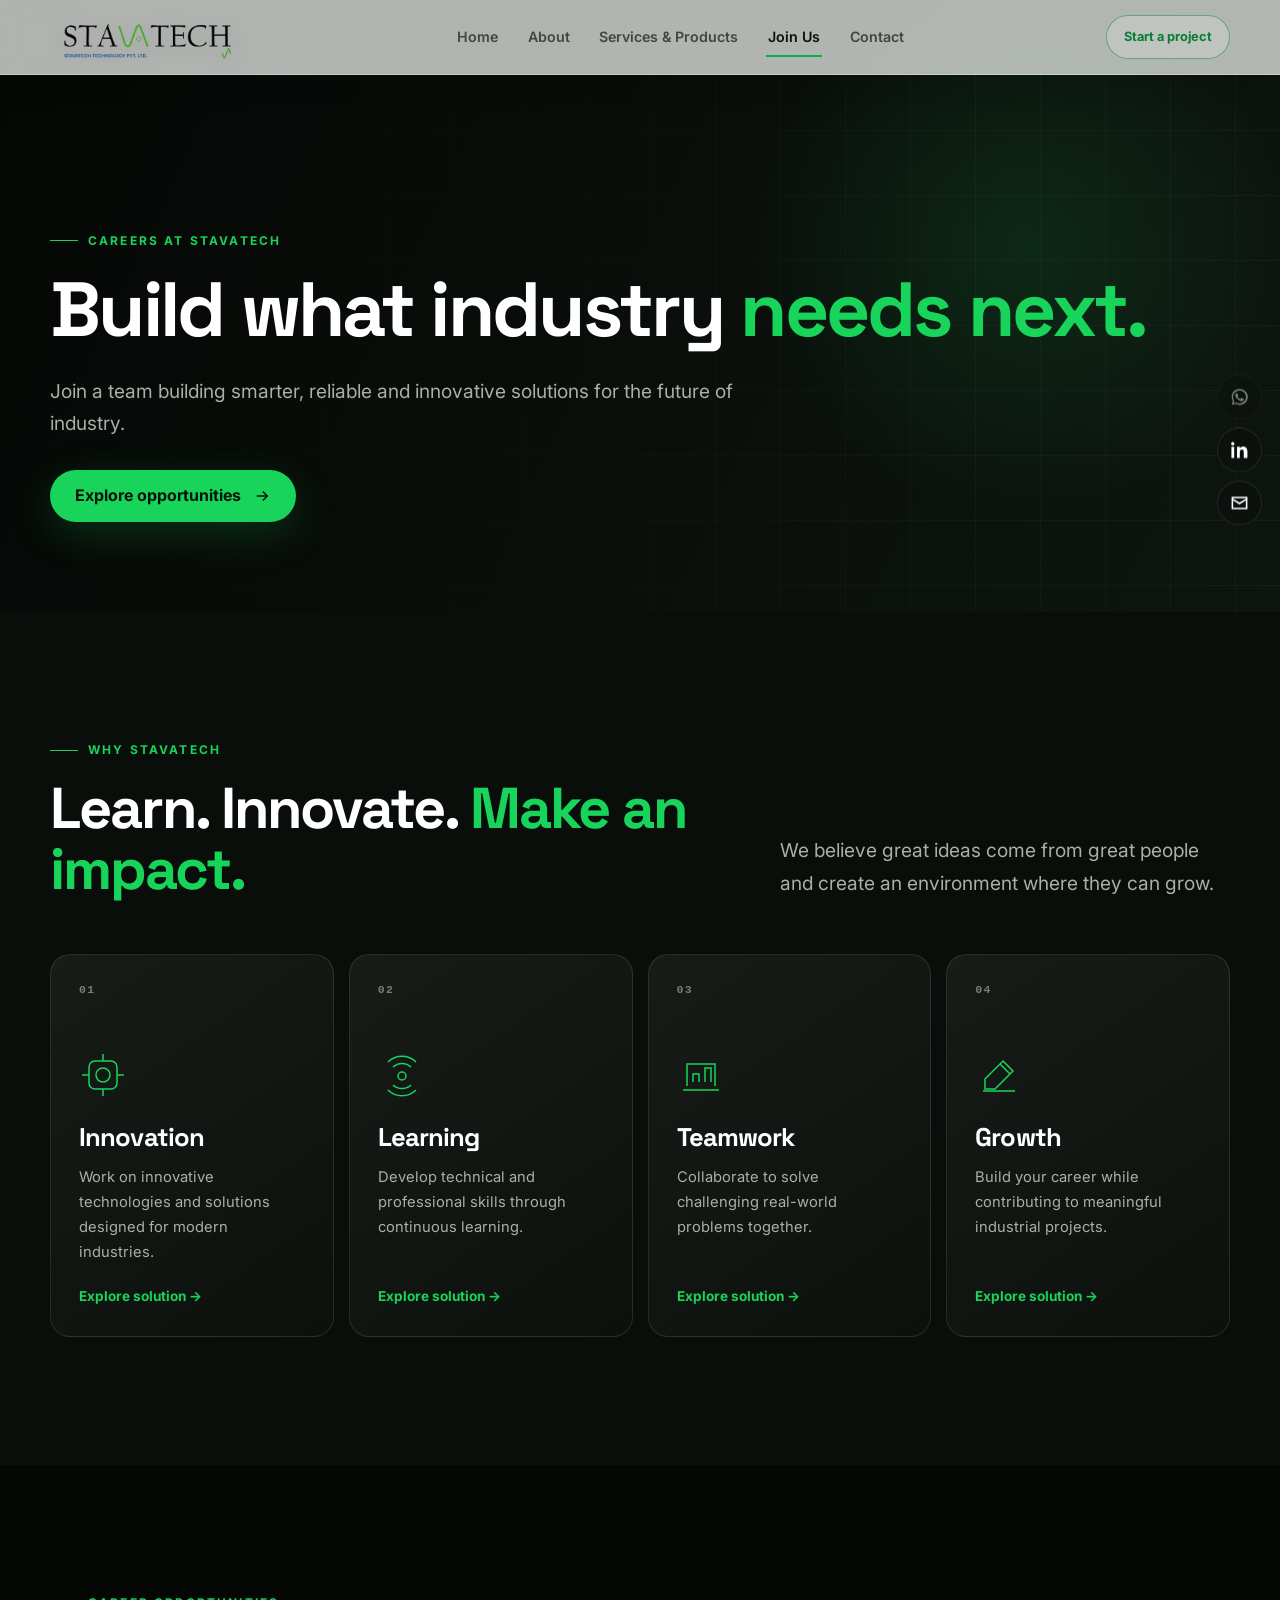
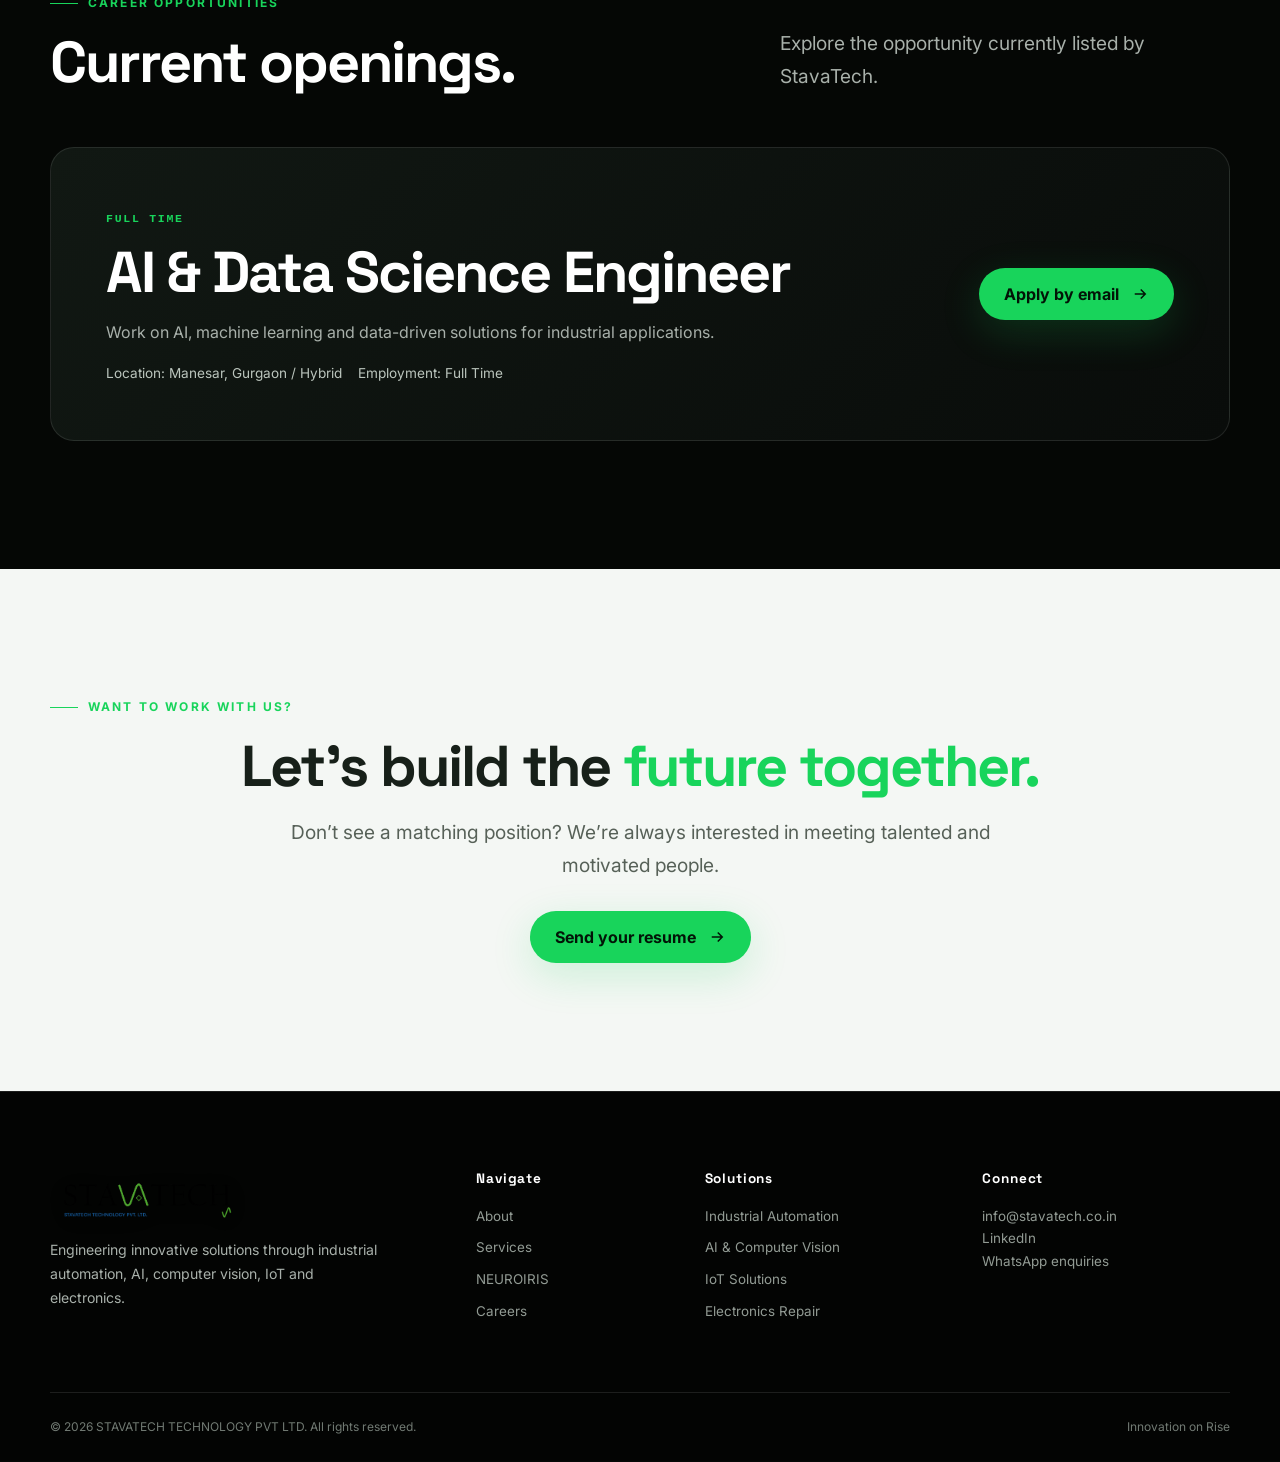
<file: join.html>
<!doctype html>
<html lang="en">
<head>
<meta charset="UTF-8">
<meta name="viewport" content="width=device-width,initial-scale=1">
<meta name="description" content="Explore careers at StavaTech and the current AI & Data Science Engineer opportunity.">
<meta name="theme-color" content="#050705">
<link rel="icon" type="image/png" href="assets/logo1.png">
<link rel="stylesheet" href="style.css">
<title>Careers | STAVATECH</title>
</head>
<body class="">
<a href="#main" style="position:fixed;left:-9999px;z-index:9999" onfocus="this.style.left='10px'">Skip to content</a>
<div class="scroll-progress" aria-hidden="true">
</div>
<header class="site-header">
<nav class="nav" aria-label="Primary navigation">
<a class="brand" href="index.html" aria-label="StavaTech home">
<img src="assets/logobg.png" alt="STAVATECH TECHNOLOGY PVT LTD">
</a>
<ul class="nav-links" id="primary-menu">
<li>
<a href="index.html">Home</a>
</li>
<li>
<a href="about.html">About</a>
</li>
<li>
<a href="services.html">Services &amp; Products</a>
</li>
<li>
<a href="join.html">Join Us</a>
</li>
<li>
<a href="contact.html">Contact</a>
</li>
</ul>
<div class="nav-actions">
<a class="nav-cta" href="contact.html">Start a project</a>
<button class="menu-btn" type="button" aria-label="Open navigation" aria-controls="primary-menu" aria-expanded="false">
<span>
</span>
<span>
</span>
</button>
</div>
</nav>
</header>
<main id="main">
<section class="page-hero">
<div class="container">
<p class="eyebrow">Careers at StavaTech</p>
<h1>Build what industry <span class="accent">needs next.</span>
</h1>
<p class="lead">Join a team building smarter, reliable and innovative solutions for the future of industry.</p>
<div style="margin-top:30px">
<a href="#openings" class="btn btn--primary">Explore opportunities<svg aria-hidden="true" viewBox="0 0 24 24" fill="none" stroke="currentColor" stroke-width="2">
<path d="M5 12h14M13 6l6 6-6 6"/>
</svg>
</a>
</div>
</div>
</section>
<section class="section section--dark">
<div class="container">
<div class="section-head reveal">
<div>
<p class="eyebrow">Why StavaTech</p>
<h2>Learn. Innovate. <span class="accent">Make an impact.</span>
</h2>
</div>
<p class="lead">We believe great ideas come from great people and create an environment where they can grow.</p>
</div>
<div class="benefit-grid">
<article class="tech-card  reveal">
<span class="card-index">01</span>
<div class="card-icon">
<svg viewBox="0 0 48 48">
<rect x="10" y="10" width="28" height="28" rx="6"/>
<circle cx="24" cy="24" r="7"/>
<path d="M24 3v7M24 38v7M3 24h7M38 24h7"/>
</svg>
</div>
<h3>Innovation</h3>
<p>Work on innovative technologies and solutions designed for modern industries.</p>
<a class="card-link" href="services.html">Explore solution →</a>
</article>
<article class="tech-card  reveal">
<span class="card-index">02</span>
<div class="card-icon">
<svg viewBox="0 0 48 48">
<circle cx="24" cy="25" r="4"/>
<path d="M15 16a13 13 0 0 1 18 0M10 11a20 20 0 0 1 28 0M15 34a13 13 0 0 0 18 0M10 39a20 20 0 0 0 28 0"/>
</svg>
</div>
<h3>Learning</h3>
<p>Develop technical and professional skills through continuous learning.</p>
<a class="card-link" href="services.html">Explore solution →</a>
</article>
<article class="tech-card  reveal">
<span class="card-index">03</span>
<div class="card-icon">
<svg viewBox="0 0 48 48">
<path d="M10 35V13h28v22M6 39h36M16 31v-8h6v8M28 31V17h6v14"/>
</svg>
</div>
<h3>Teamwork</h3>
<p>Collaborate to solve challenging real-world problems together.</p>
<a class="card-link" href="services.html">Explore solution →</a>
</article>
<article class="tech-card  reveal">
<span class="card-index">04</span>
<div class="card-icon">
<svg viewBox="0 0 48 48">
<path d="m28 10 10 10-18 18H10V28zM25 13l10 10M8 40h32"/>
</svg>
</div>
<h3>Growth</h3>
<p>Build your career while contributing to meaningful industrial projects.</p>
<a class="card-link" href="services.html">Explore solution →</a>
</article>
</div>
</div>
</section>
<section class="section" id="openings">
<div class="container">
<div class="section-head reveal">
<div>
<p class="eyebrow">Career opportunities</p>
<h2>Current openings.</h2>
</div>
<p class="lead">Explore the opportunity currently listed by StavaTech.</p>
</div>
<article class="job-card reveal">
<div>
<span class="job-type">FULL TIME</span>
<h2 style="margin-top:12px">AI &amp; Data Science Engineer</h2>
<p>Work on AI, machine learning and data-driven solutions for industrial applications.</p>
<div class="job-meta">
<span>Location: Manesar, Gurgaon / Hybrid</span>
<span>Employment: Full Time</span>
</div>
</div>
<a href="mailto:communication@stavatech.co.in?subject=Application%20%E2%80%94%20AI%20%26%20Data%20Science%20Engineer" class="btn btn--primary">Apply by email<svg aria-hidden="true" viewBox="0 0 24 24" fill="none" stroke="currentColor" stroke-width="2">
<path d="M5 12h14M13 6l6 6-6 6"/>
</svg>
</a>
</article>
</div>
</section>
<section class="section section--light" id="apply">
<div class="container reveal" style="text-align:center">
<p class="eyebrow">Want to work with us?</p>
<h2>Let’s build the <span class="accent">future together.</span>
</h2>
<p class="lead" style="margin:20px auto 30px">Don’t see a matching position? We’re always interested in meeting talented and motivated people.</p>
<a href="mailto:communication@stavatech.co.in?subject=Career%20Enquiry%20%E2%80%94%20STAVATECH" class="btn btn--primary">Send your resume<svg aria-hidden="true" viewBox="0 0 24 24" fill="none" stroke="currentColor" stroke-width="2">
<path d="M5 12h14M13 6l6 6-6 6"/>
</svg>
</a>
</div>
</section>
</main>
<aside class="social-rail" aria-label="Contact StavaTech">
<a class="social-btn disabled" href="#" data-whatsapp aria-label="Chat with StavaTech on WhatsApp">
<svg viewBox="0 0 24 24">
<path d="M12 2a9.8 9.8 0 0 0-8.4 14.9L2 22l5.2-1.5A10 10 0 1 0 12 2Zm0 18.2c-1.5 0-2.9-.4-4.2-1.1l-.3-.2-3 .9.9-2.9-.2-.3a8.2 8.2 0 1 1 6.8 3.6Zm4.5-6.1c-.2-.1-1.5-.7-1.7-.8-.2-.1-.4-.1-.6.1l-.8 1c-.1.2-.3.2-.5.1a6.7 6.7 0 0 1-3.3-2.9c-.2-.3 0-.4.1-.5l.4-.5.2-.5v-.5l-.8-1.8c-.2-.5-.4-.4-.6-.4h-.5c-.2 0-.5.1-.7.4-.2.2-.9.9-.9 2.2 0 1.3.9 2.5 1.1 2.7.1.2 1.8 2.8 4.5 3.9.6.3 1.1.4 1.5.5.7.2 1.3.2 1.8.1.5-.1 1.5-.6 1.7-1.2.2-.6.2-1.1.1-1.2-.1-.3-.3-.4-.5-.5Z"/>
</svg>
<span>Chat with our team</span>
</a>
<a class="social-btn" href="https://www.linkedin.com/company/stavatech/" target="_blank" rel="noopener noreferrer" aria-label="Visit StavaTech on LinkedIn">
<svg viewBox="0 0 24 24">
<path d="M5.3 7.8H1.8V22h3.5V7.8ZM3.5 2A2.1 2.1 0 1 0 3.5 6.2 2.1 2.1 0 0 0 3.5 2ZM22 13.9c0-4.3-2.3-6.3-5.4-6.3-2.5 0-3.6 1.4-4.2 2.3V7.8H8.9V22h3.5v-7c0-1.9.4-3.7 2.7-3.7 2.2 0 2.3 2.1 2.3 3.8V22H22v-8.1Z"/>
</svg>
<span>LinkedIn</span>
</a>
<a class="social-btn" href="mailto:info@stavatech.co.in" aria-label="Email StavaTech">
<svg viewBox="0 0 24 24">
<path d="M2 4h20v16H2V4Zm2 2v.5l8 5 8-5V6H4Zm16 12V8.9l-8 5-8-5V18h16Z"/>
</svg>
<span>Email us</span>
</a>
</aside>
<div class="toast" role="status" aria-live="polite">
</div>
<button class="back-to-top" type="button" aria-label="Back to top">↑</button>
<footer class="footer">
<div class="container footer-grid">
<div class="footer-brand">
<a class="brand" href="index.html">
<img src="assets/logobg.png" alt="StavaTech">
</a>
<p>Engineering innovative solutions through industrial automation, AI, computer vision, IoT and electronics.</p>
</div>
<div>
<h3>Navigate</h3>
<ul>
<li>
<a href="about.html">About</a>
</li>
<li>
<a href="services.html">Services</a>
</li>
<li>
<a href="services.html#products">NEUROIRIS</a>
</li>
<li>
<a href="join.html">Careers</a>
</li>
</ul>
</div>
<div>
<h3>Solutions</h3>
<ul>
<li>Industrial Automation</li>
<li>AI &amp; Computer Vision</li>
<li>IoT Solutions</li>
<li>Electronics Repair</li>
</ul>
</div>
<div>
<h3>Connect</h3>
<address>
<a href="mailto:info@stavatech.co.in">info@stavatech.co.in</a>
<br>
<a href="https://www.linkedin.com/company/stavatech/" target="_blank" rel="noopener noreferrer">LinkedIn</a>
<br>
<a href="#" data-whatsapp>WhatsApp enquiries</a>
</address>
</div>
</div>
<div class="container footer-bottom">
<span>© 2026 STAVATECH TECHNOLOGY PVT LTD. All rights reserved.</span>
<span>Innovation on Rise</span>
</div>
</footer>
<script src="script.js">
</script>
</body>
</html>
</file>
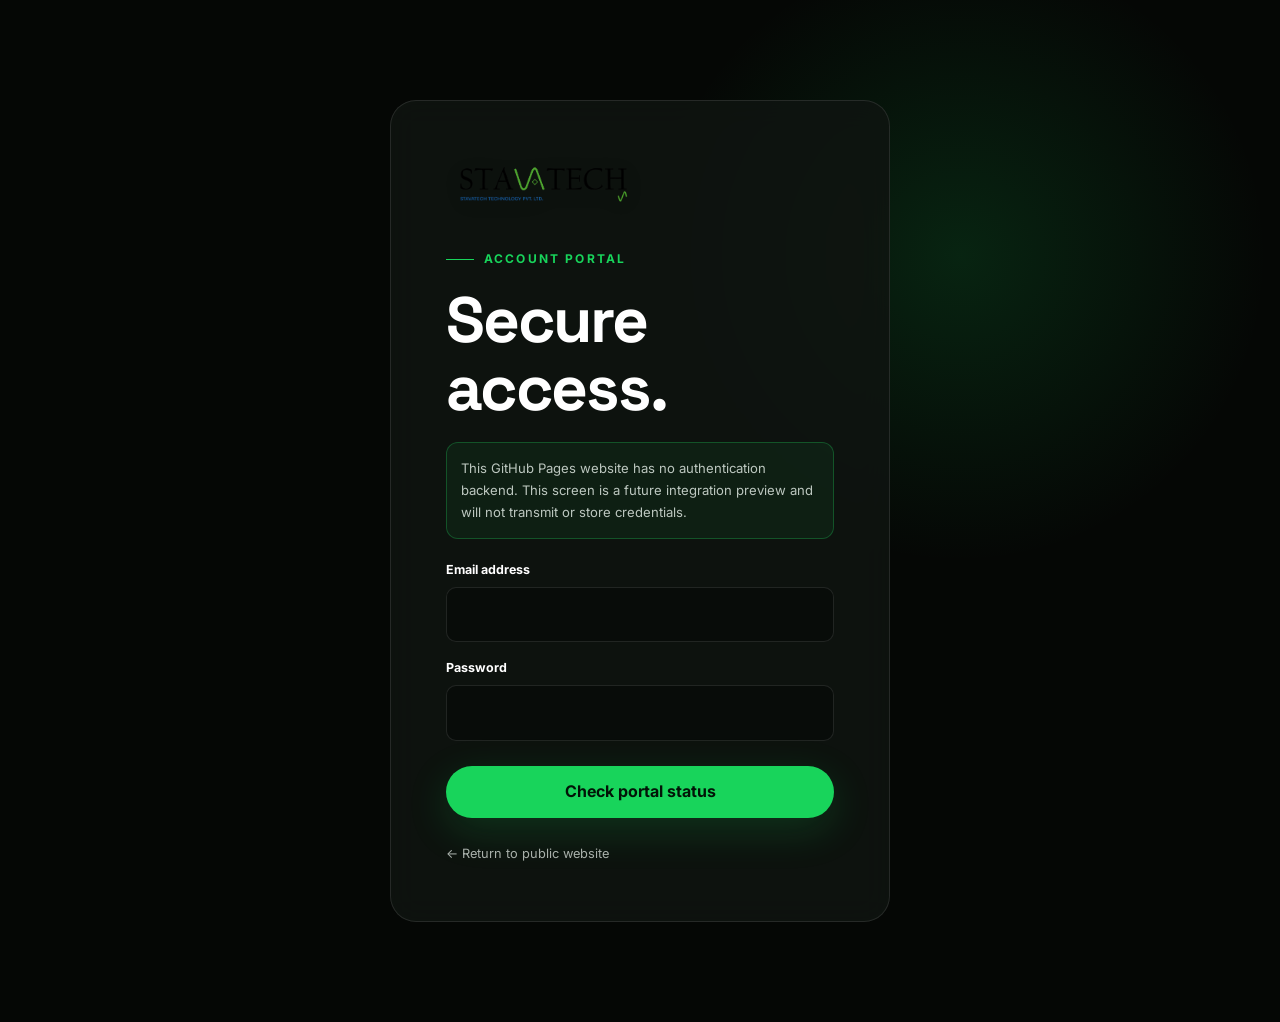
<file: login.html>
<!doctype html>
<html lang="en">
<head>
<meta charset="UTF-8">
<meta name="viewport" content="width=device-width,initial-scale=1">
<meta name="description" content="Future secure account portal for StavaTech.">
<meta name="theme-color" content="#050705">
<link rel="icon" type="image/png" href="assets/logo1.png">
<link rel="stylesheet" href="style.css">
<title>Account Portal | STAVATECH</title>
</head>
<body>
<main>
<section class="login-page">
<div class="login-card">
<a class="brand" href="index.html">
<img src="assets/logobg.png" alt="STAVATECH">
</a>
<p class="eyebrow">Account portal</p>
<h1 style="font-size:clamp(2.4rem,6vw,4rem)">Secure access.</h1>
<div class="notice">This GitHub Pages website has no authentication backend. This screen is a future integration preview and will not transmit or store credentials.</div>
<form id="loginForm">
<div class="field">
<label for="login-email">Email address</label>
<input type="email" id="login-email" autocomplete="username" required>
</div>
<div class="field">
<label for="login-password">Password</label>
<input type="password" id="login-password" autocomplete="current-password" required>
</div>
<button class="btn btn--primary" type="submit">Check portal status</button>
</form>
<a class="back-link" href="index.html">← Return to public website</a>
</div>
</section>
</main>
<div class="toast" role="status" aria-live="polite">
</div>
<script src="script.js">
</script>
</body>
</html>
</file>
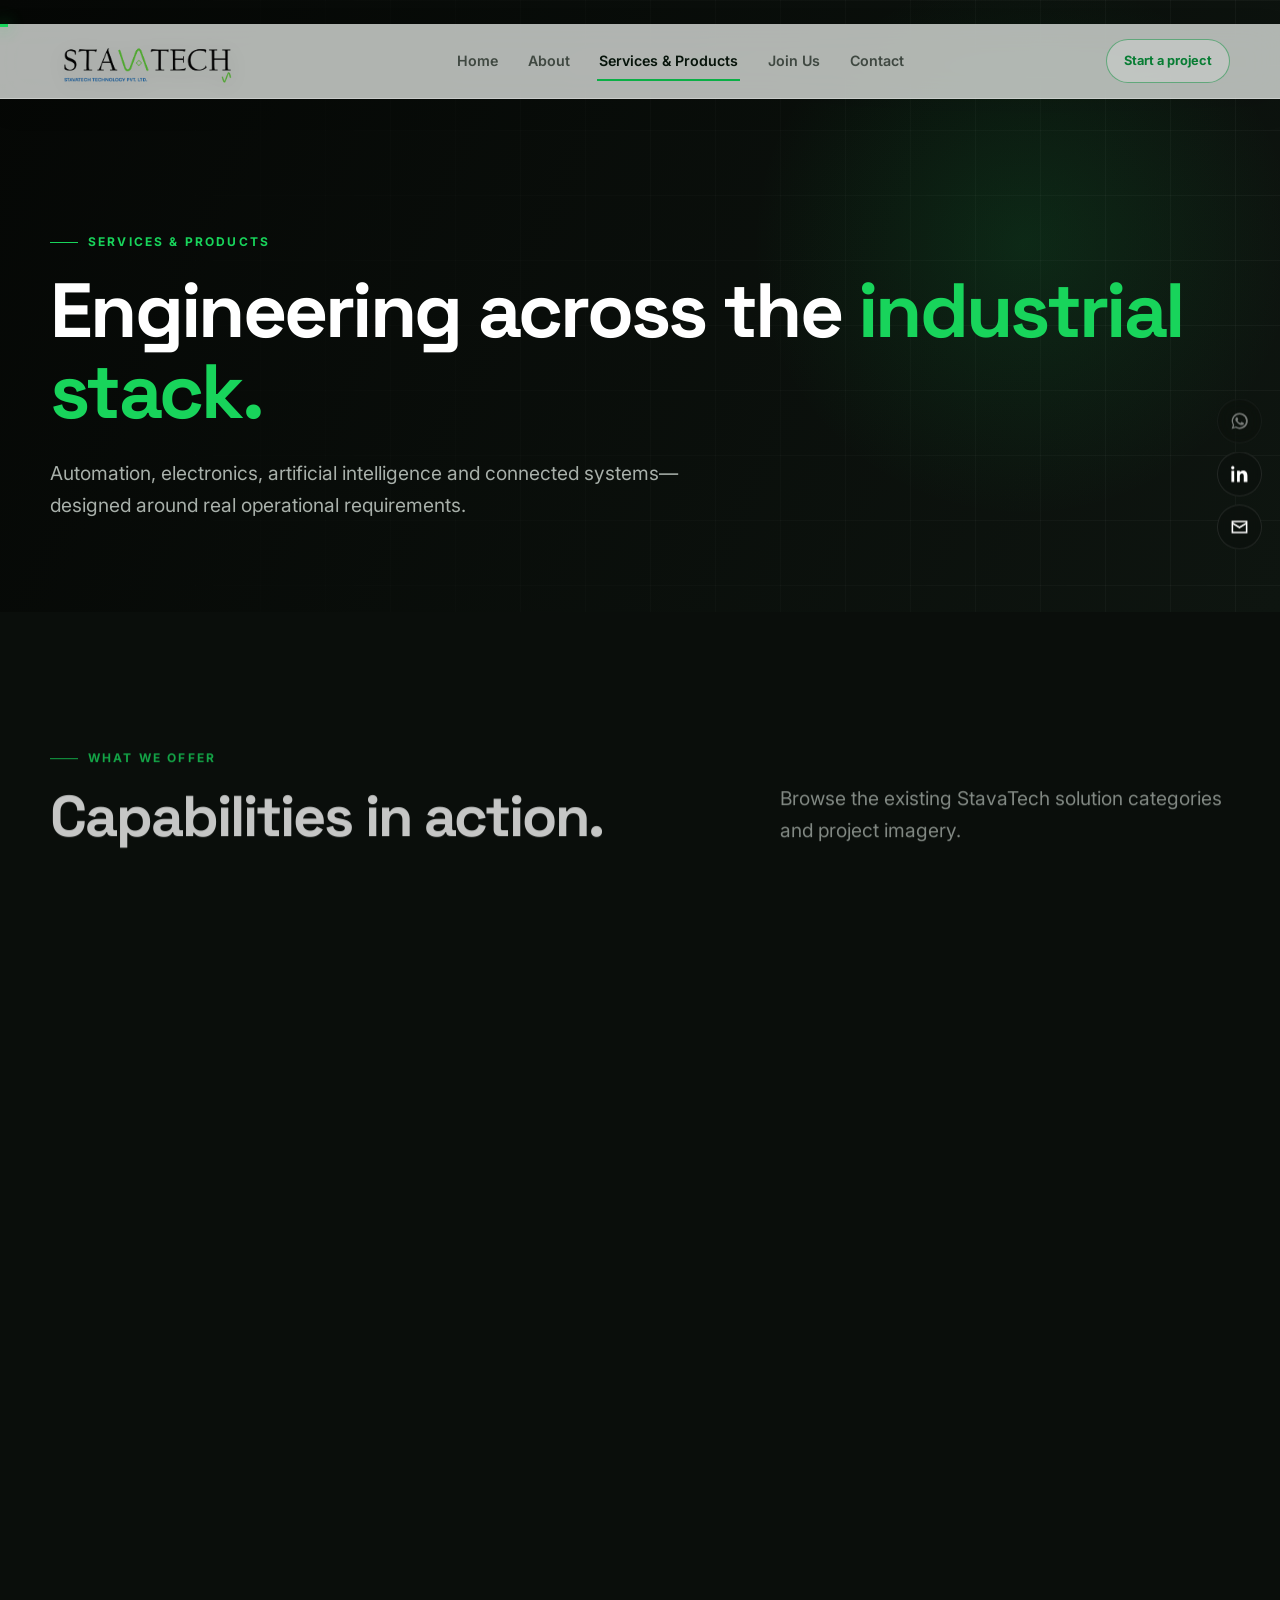
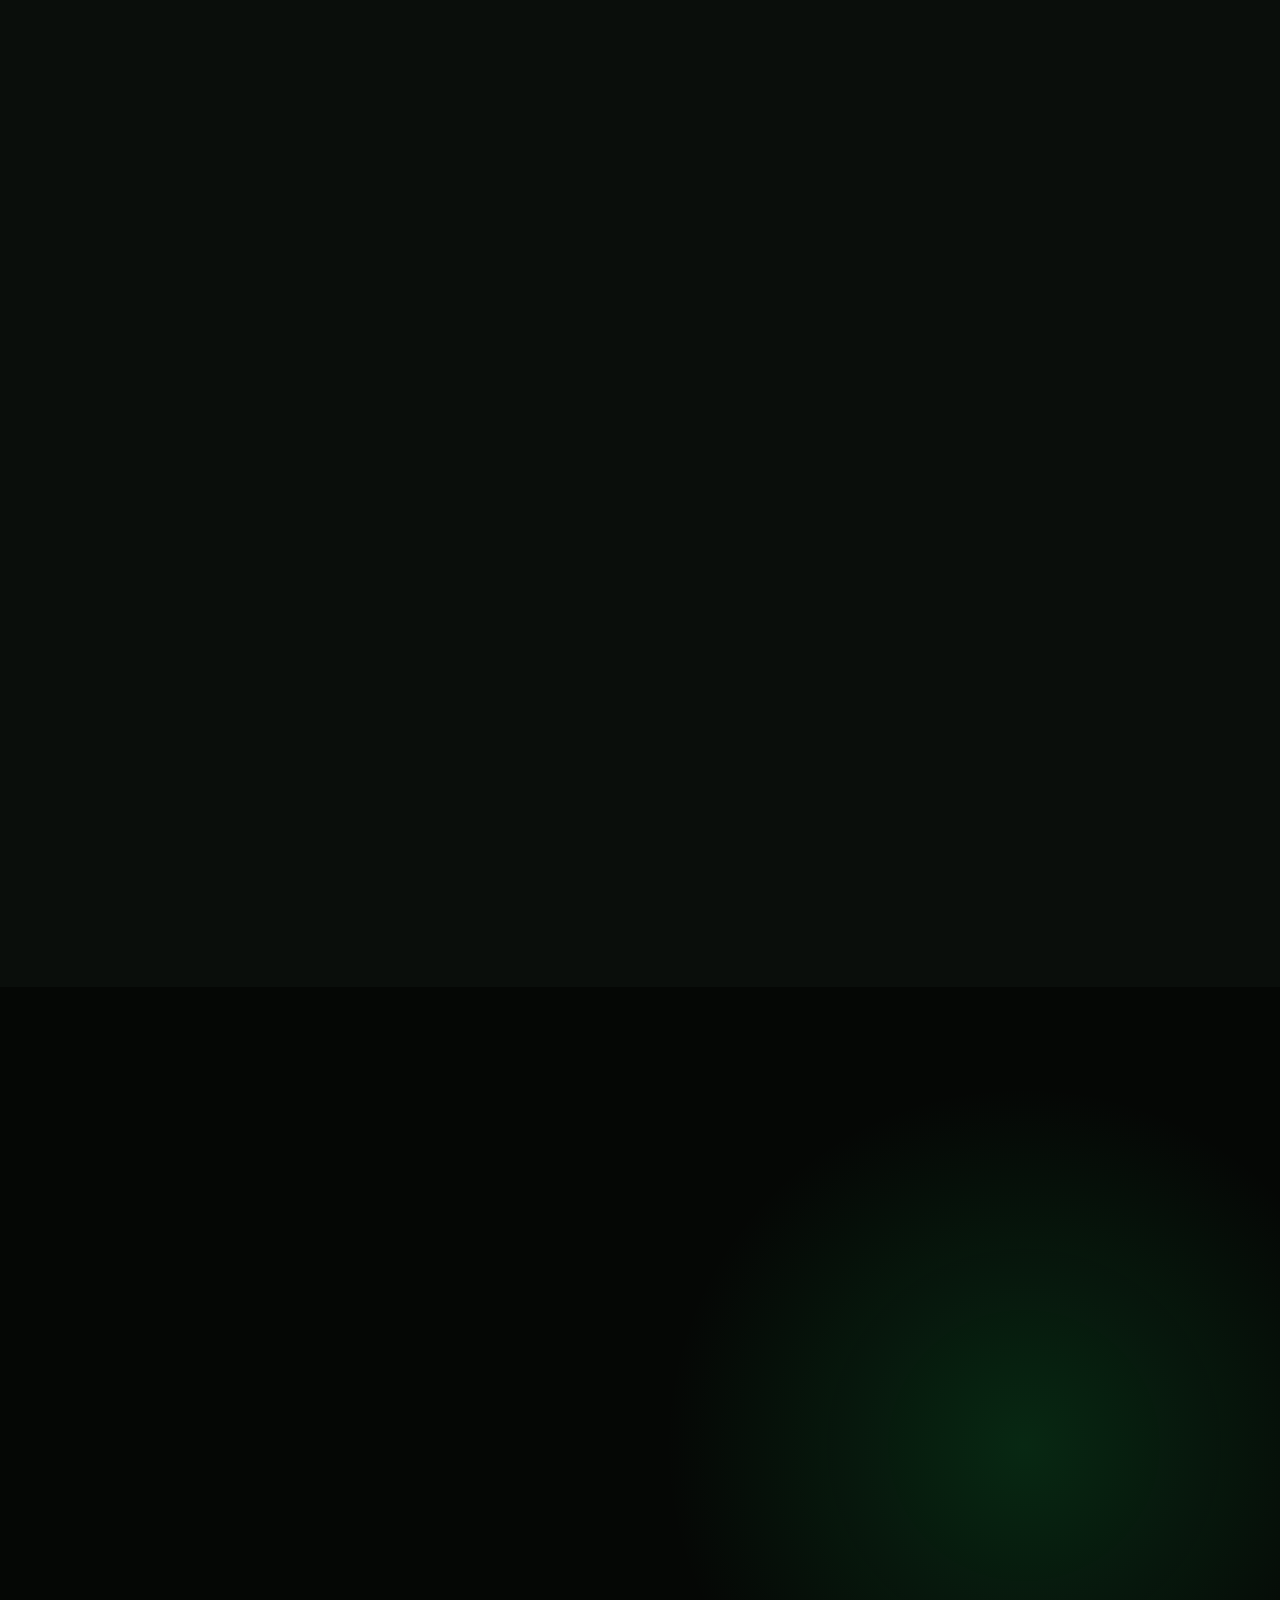
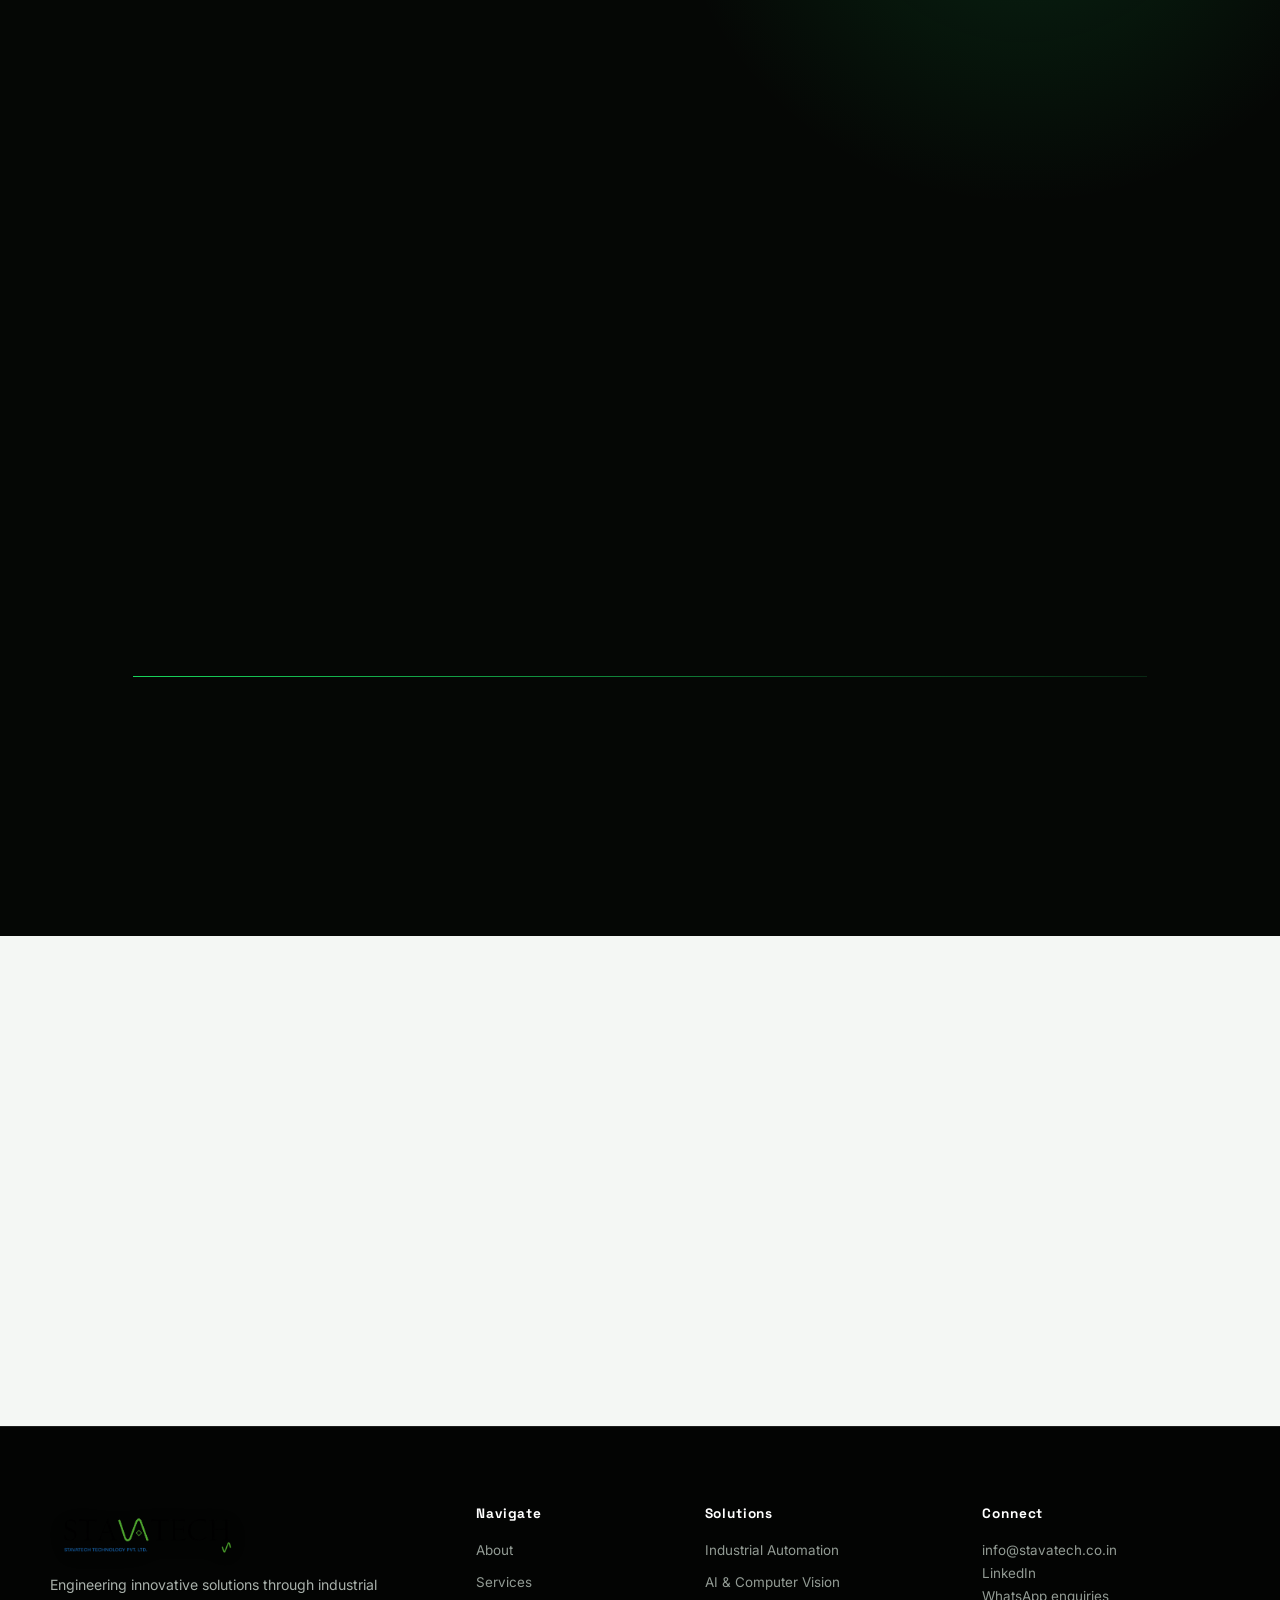
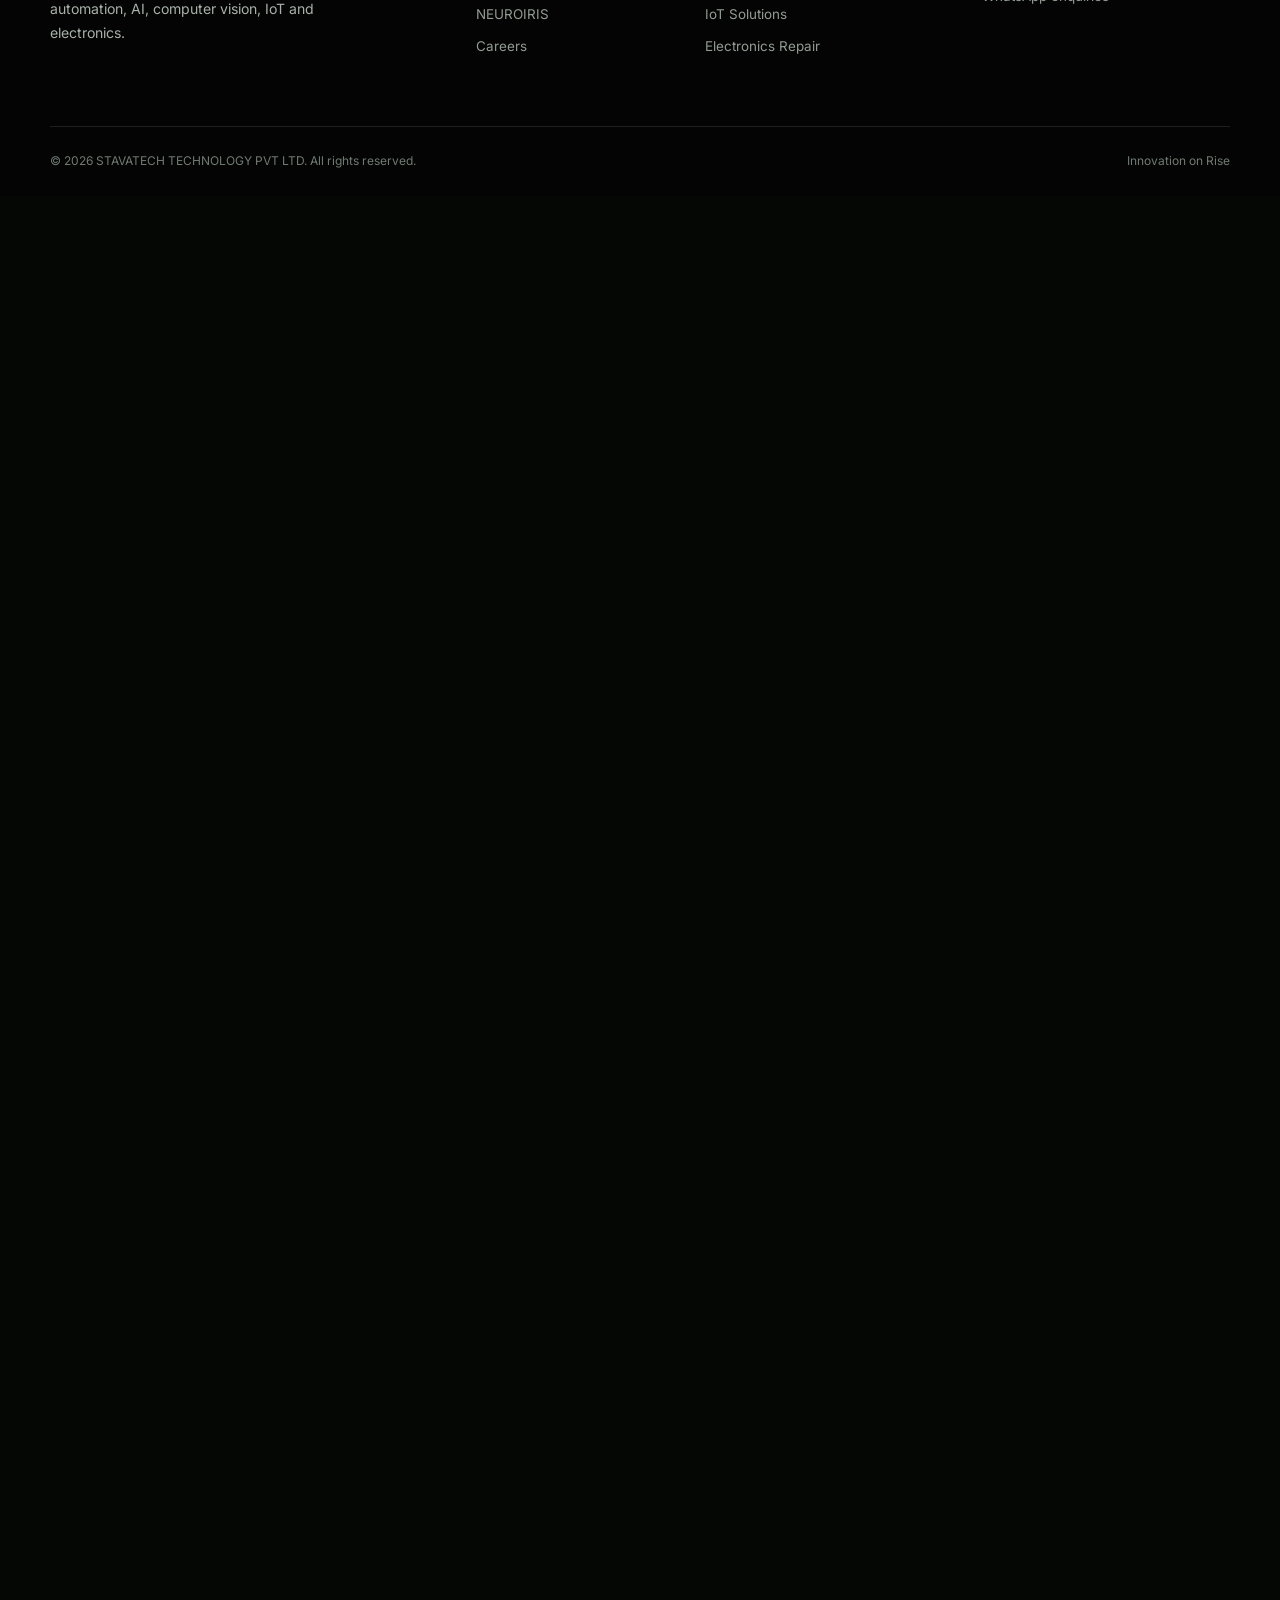
<file: product.html>
<!doctype html>
<html lang="en">
<head>
<meta charset="utf-8">
<meta name="viewport" content="width=device-width,initial-scale=1">
<meta http-equiv="refresh" content="0; url=services.html#products">
<link rel="canonical" href="services.html#products">
<title>NEUROIRIS | STAVATECH</title>
</head>
<body>
<p>Continue to <a href="services.html#products">NEUROIRIS product technology</a>.</p>
</body>
</html>
</file>
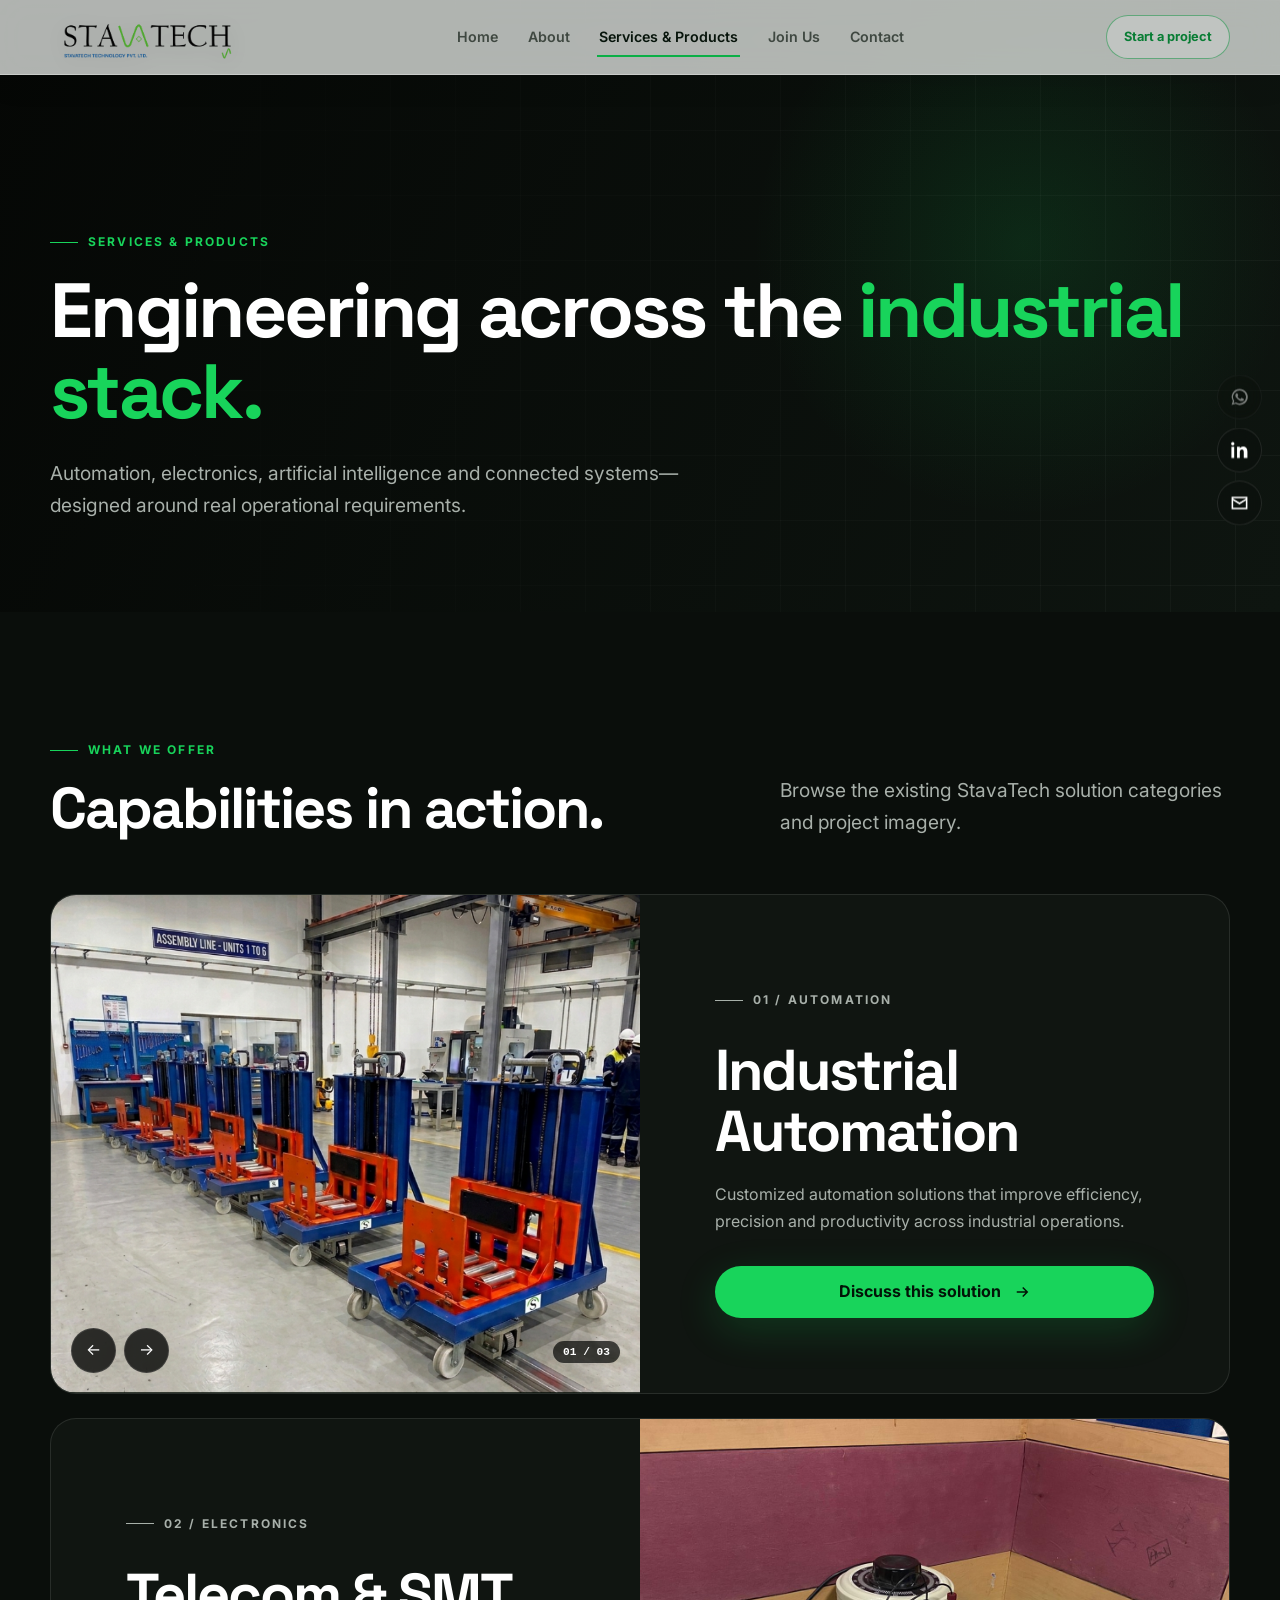
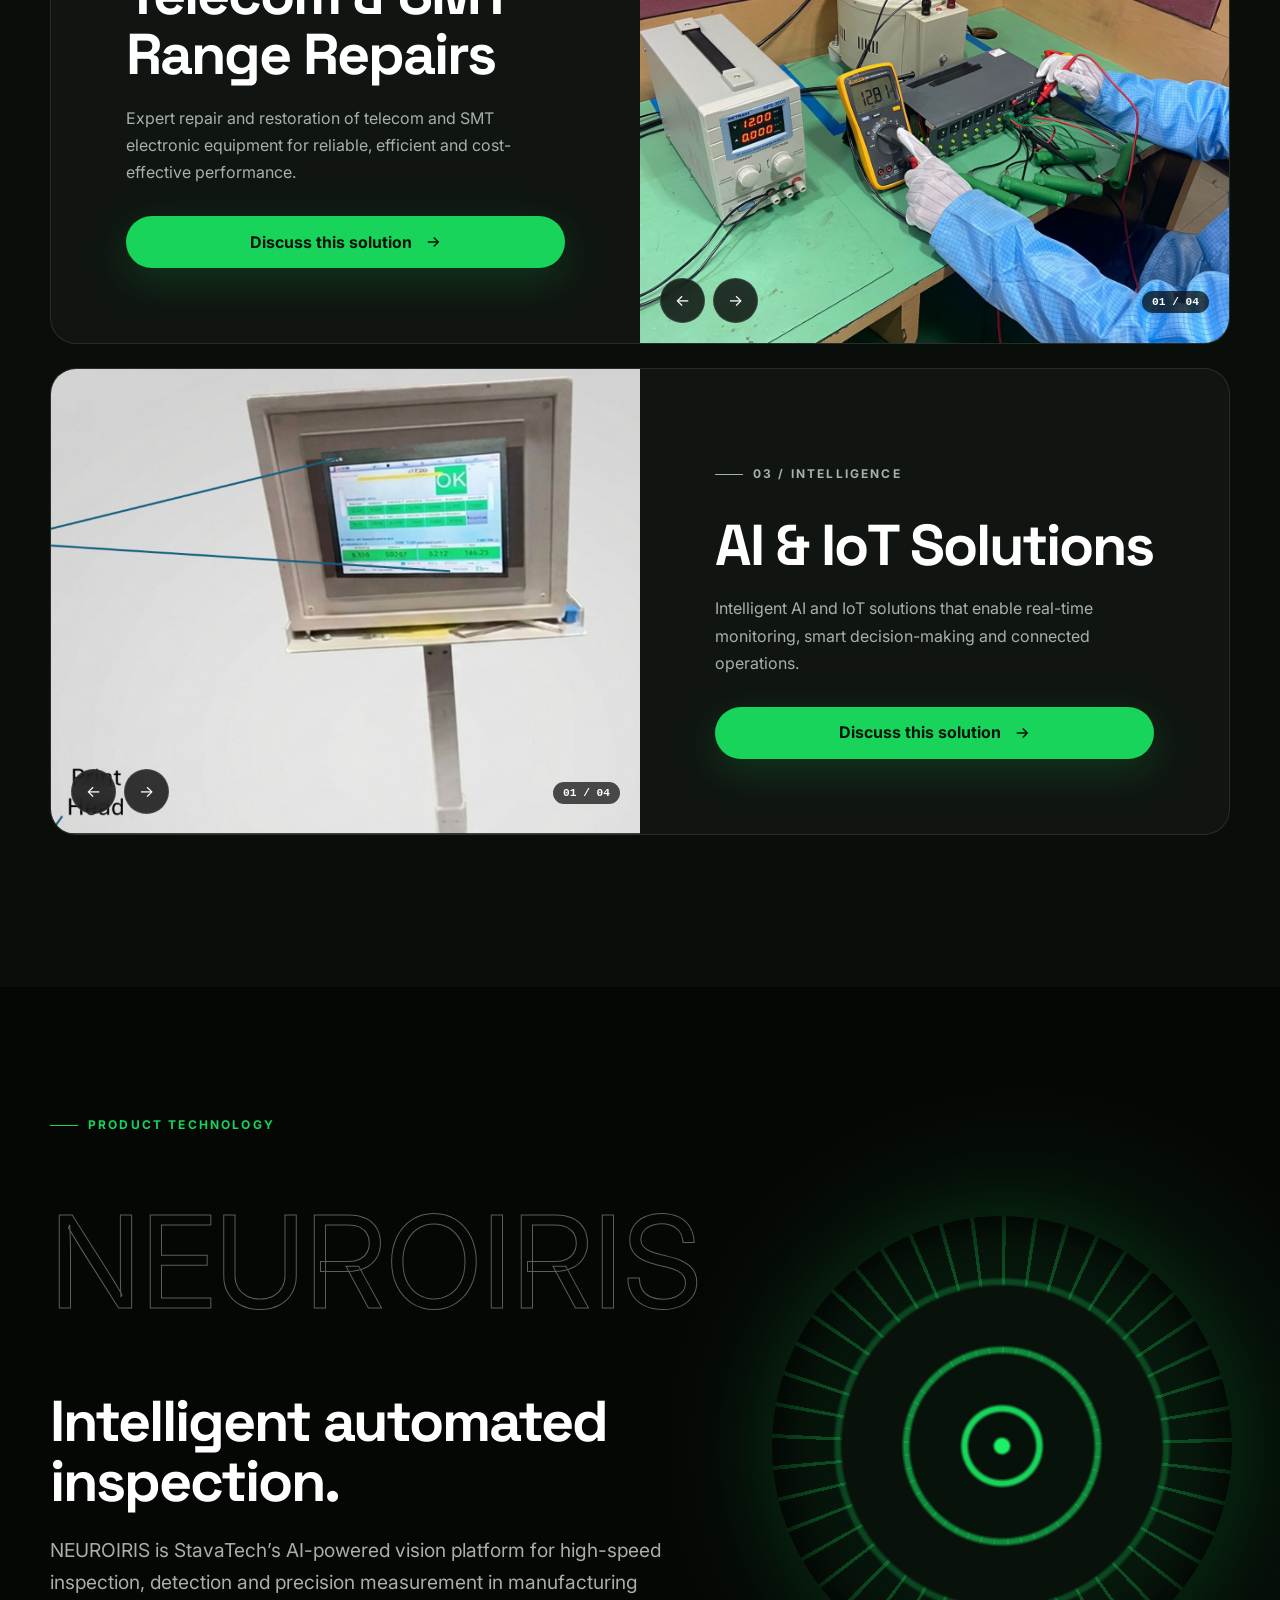
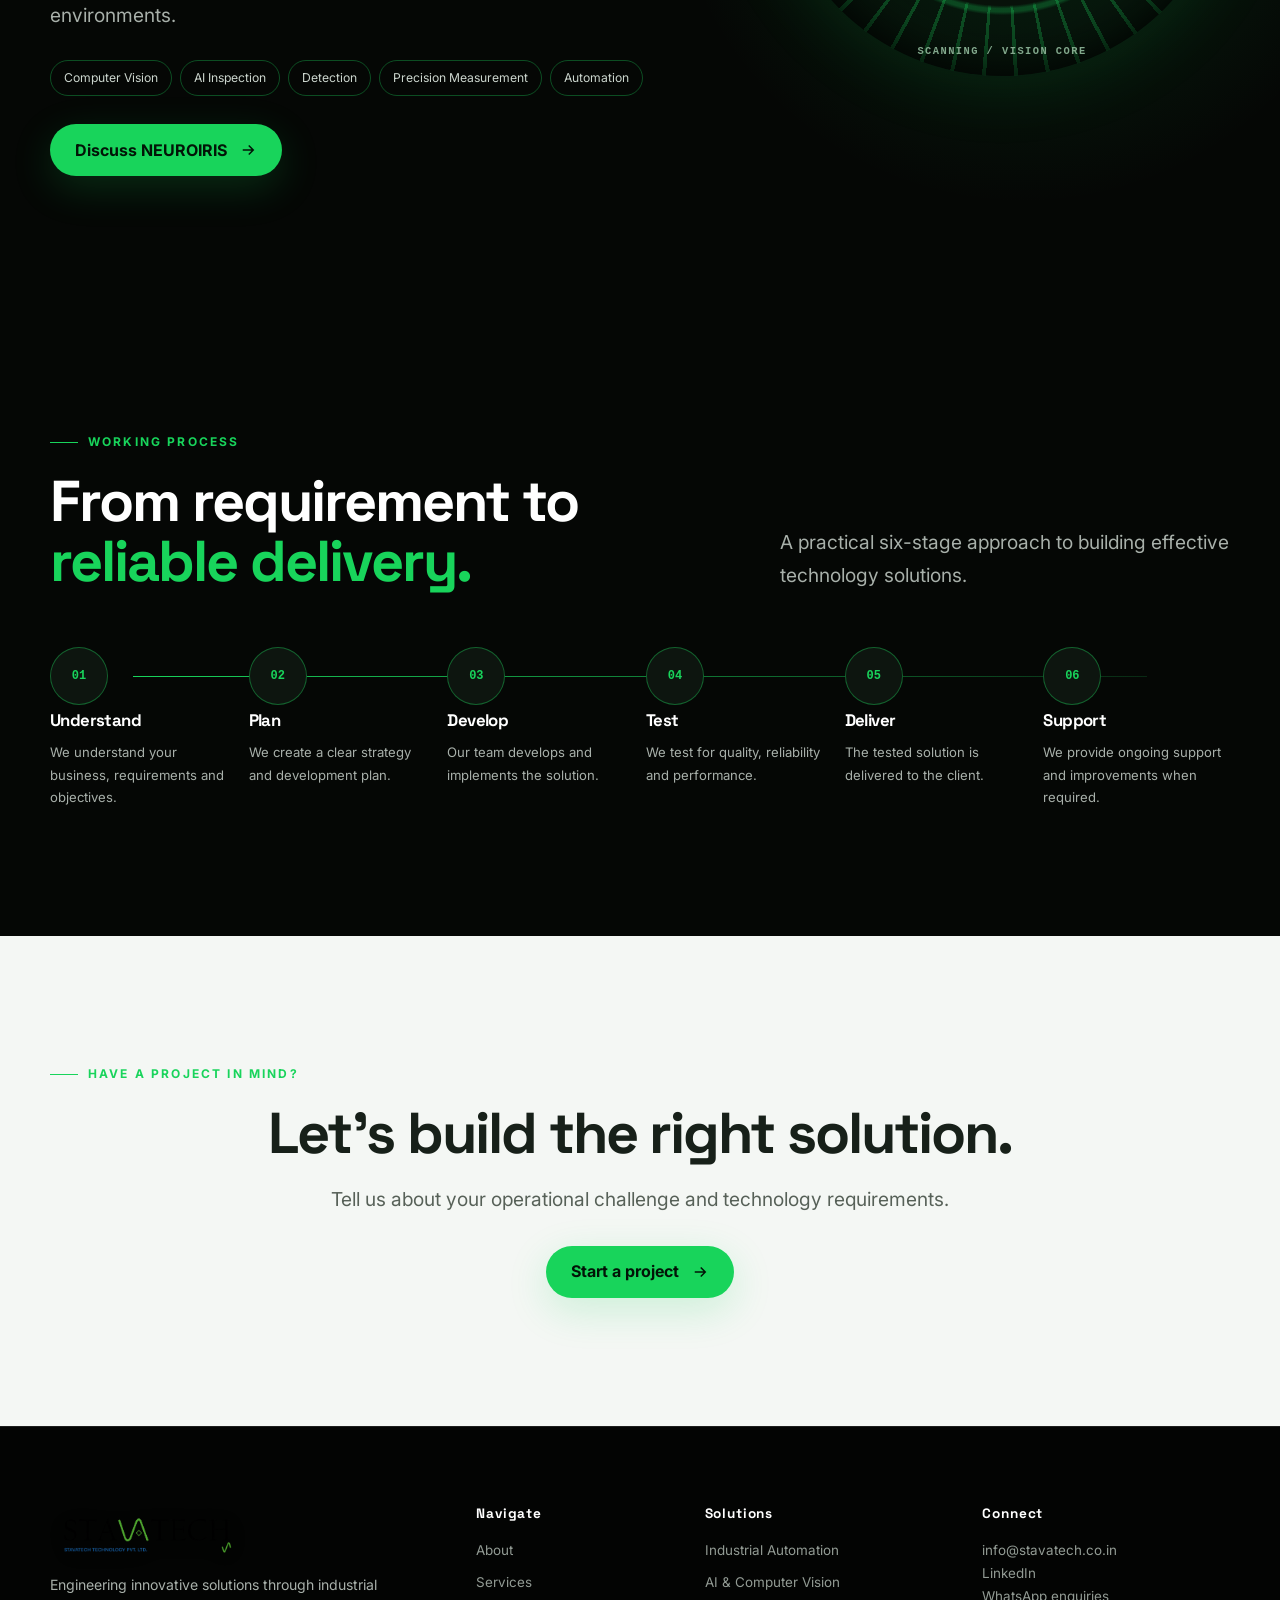
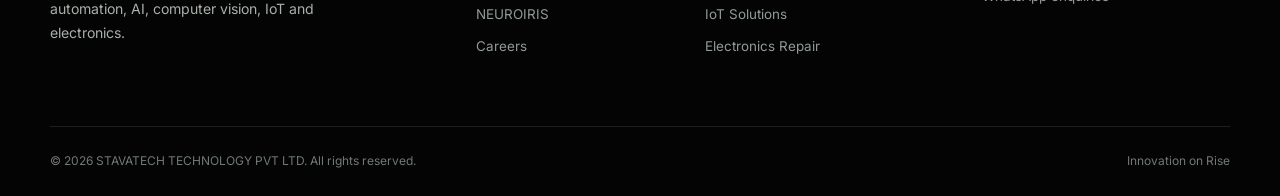
<file: services.html>
<!doctype html>
<html lang="en">
<head>
<meta charset="UTF-8">
<meta name="viewport" content="width=device-width,initial-scale=1">
<meta name="description" content="Explore StavaTech industrial automation, telecom and SMT repair, AI, IoT and NEUROIRIS technology.">
<meta name="theme-color" content="#050705">
<link rel="icon" type="image/png" href="assets/logo1.png">
<link rel="stylesheet" href="style.css">
<title>Services & Products | STAVATECH</title>
</head>
<body class="">
<a href="#main" style="position:fixed;left:-9999px;z-index:9999" onfocus="this.style.left='10px'">Skip to content</a>
<div class="scroll-progress" aria-hidden="true">
</div>
<header class="site-header">
<nav class="nav" aria-label="Primary navigation">
<a class="brand" href="index.html" aria-label="StavaTech home">
<img src="assets/logobg.png" alt="STAVATECH TECHNOLOGY PVT LTD">
</a>
<ul class="nav-links" id="primary-menu">
<li>
<a href="index.html">Home</a>
</li>
<li>
<a href="about.html">About</a>
</li>
<li>
<a href="services.html">Services &amp; Products</a>
</li>
<li>
<a href="join.html">Join Us</a>
</li>
<li>
<a href="contact.html">Contact</a>
</li>
</ul>
<div class="nav-actions">
<a class="nav-cta" href="contact.html">Start a project</a>
<button class="menu-btn" type="button" aria-label="Open navigation" aria-controls="primary-menu" aria-expanded="false">
<span>
</span>
<span>
</span>
</button>
</div>
</nav>
</header>
<main id="main">
<section class="page-hero">
<div class="container">
<p class="eyebrow">Services & Products</p>
<h1>Engineering across the <span class="accent">industrial stack.</span>
</h1>
<p class="lead">Automation, electronics, artificial intelligence and connected systems—designed around real operational requirements.</p>
</div>
</section>
<section class="section section--dark">
<div class="container">
<div class="section-head reveal">
<div>
<p class="eyebrow">What we offer</p>
<h2>Capabilities in action.</h2>
</div>
<p class="lead">Browse the existing StavaTech solution categories and project imagery.</p>
</div>
<article class="service-panel reveal">
<div class="carousel" data-carousel tabindex="0" aria-label="Industrial Automation image gallery">
<img class="carousel-slide active" src="assets/auto1.png" alt="Industrial Automation — view 1" loading="lazy">
<img class="carousel-slide " src="assets/auto2.png" alt="Industrial Automation — view 2" loading="lazy">
<img class="carousel-slide " src="assets/auto3.png" alt="Industrial Automation — view 3" loading="lazy">
<div class="carousel-controls">
<button class="carousel-btn" data-prev type="button" aria-label="Previous image">←</button>
<button class="carousel-btn" data-next type="button" aria-label="Next image">→</button>
</div>
<span class="carousel-count" aria-live="polite">
</span>
</div>
<div class="service-copy">
<p class="eyebrow">01 / AUTOMATION</p>
<h2>Industrial Automation</h2>
<p>Customized automation solutions that improve efficiency, precision and productivity across industrial operations.</p>
<a href="contact.html" class="btn btn--primary">Discuss this solution<svg aria-hidden="true" viewBox="0 0 24 24" fill="none" stroke="currentColor" stroke-width="2">
<path d="M5 12h14M13 6l6 6-6 6"/>
</svg>
</a>
</div>
</article>
<article class="service-panel reveal">
<div class="service-copy">
<p class="eyebrow">02 / ELECTRONICS</p>
<h2>Telecom & SMT Range Repairs</h2>
<p>Expert repair and restoration of telecom and SMT electronic equipment for reliable, efficient and cost-effective performance.</p>
<a href="contact.html" class="btn btn--primary">Discuss this solution<svg aria-hidden="true" viewBox="0 0 24 24" fill="none" stroke="currentColor" stroke-width="2">
<path d="M5 12h14M13 6l6 6-6 6"/>
</svg>
</a>
</div>
<div class="carousel" data-carousel tabindex="0" aria-label="Telecom & SMT Range Repairs image gallery">
<img class="carousel-slide active" src="assets/rep1.png" alt="Telecom & SMT Range Repairs — view 1" loading="lazy">
<img class="carousel-slide " src="assets/rep2.png" alt="Telecom & SMT Range Repairs — view 2" loading="lazy">
<img class="carousel-slide " src="assets/rep4.png" alt="Telecom & SMT Range Repairs — view 3" loading="lazy">
<img class="carousel-slide " src="assets/img4.jpg" alt="Telecom & SMT Range Repairs — view 4" loading="lazy">
<div class="carousel-controls">
<button class="carousel-btn" data-prev type="button" aria-label="Previous image">←</button>
<button class="carousel-btn" data-next type="button" aria-label="Next image">→</button>
</div>
<span class="carousel-count" aria-live="polite">
</span>
</div>
</article>
<article class="service-panel reveal">
<div class="carousel" data-carousel tabindex="0" aria-label="AI & IoT Solutions image gallery">
<img class="carousel-slide active" src="assets/ai1.png" alt="AI & IoT Solutions — view 1" loading="lazy">
<img class="carousel-slide " src="assets/ai2.png" alt="AI & IoT Solutions — view 2" loading="lazy">
<img class="carousel-slide " src="assets/ai3.png" alt="AI & IoT Solutions — view 3" loading="lazy">
<img class="carousel-slide " src="assets/iot.webp" alt="AI & IoT Solutions — view 4" loading="lazy">
<div class="carousel-controls">
<button class="carousel-btn" data-prev type="button" aria-label="Previous image">←</button>
<button class="carousel-btn" data-next type="button" aria-label="Next image">→</button>
</div>
<span class="carousel-count" aria-live="polite">
</span>
</div>
<div class="service-copy">
<p class="eyebrow">03 / INTELLIGENCE</p>
<h2>AI & IoT Solutions</h2>
<p>Intelligent AI and IoT solutions that enable real-time monitoring, smart decision-making and connected operations.</p>
<a href="contact.html" class="btn btn--primary">Discuss this solution<svg aria-hidden="true" viewBox="0 0 24 24" fill="none" stroke="currentColor" stroke-width="2">
<path d="M5 12h14M13 6l6 6-6 6"/>
</svg>
</a>
</div>
</article>
</div>
</section>
<section class="section neuro" id="products">
<div class="container neuro-inner">
<div class="reveal from-left">
<p class="eyebrow">Product technology</p>
<div class="neuro-name">NEUROIRIS</div>
<h2>Intelligent automated inspection.</h2>
<p class="lead" style="margin-top:22px">NEUROIRIS is StavaTech’s AI-powered vision platform for high-speed inspection, detection and precision measurement in manufacturing environments.</p>
<div class="chip-row">
<span class="chip">Computer Vision</span>
<span class="chip">AI Inspection</span>
<span class="chip">Detection</span>
<span class="chip">Precision Measurement</span>
<span class="chip">Automation</span>
</div>
<a href="contact.html" class="btn btn--primary">Discuss NEUROIRIS<svg aria-hidden="true" viewBox="0 0 24 24" fill="none" stroke="currentColor" stroke-width="2">
<path d="M5 12h14M13 6l6 6-6 6"/>
</svg>
</a>
</div>
<div class="iris reveal from-right" aria-hidden="true">
</div>
</div>
</section>
<section class="section">
<div class="container">
<div class="section-head reveal">
<div>
<p class="eyebrow">Working process</p>
<h2>From requirement to <span class="accent">reliable delivery.</span>
</h2>
</div>
<p class="lead">A practical six-stage approach to building effective technology solutions.</p>
</div>
<div class="process">
<div class="process-step reveal">
<span class="process-num">01</span>
<h3>Understand</h3>
<p>We understand your business, requirements and objectives.</p>
</div>
<div class="process-step reveal">
<span class="process-num">02</span>
<h3>Plan</h3>
<p>We create a clear strategy and development plan.</p>
</div>
<div class="process-step reveal">
<span class="process-num">03</span>
<h3>Develop</h3>
<p>Our team develops and implements the solution.</p>
</div>
<div class="process-step reveal">
<span class="process-num">04</span>
<h3>Test</h3>
<p>We test for quality, reliability and performance.</p>
</div>
<div class="process-step reveal">
<span class="process-num">05</span>
<h3>Deliver</h3>
<p>The tested solution is delivered to the client.</p>
</div>
<div class="process-step reveal">
<span class="process-num">06</span>
<h3>Support</h3>
<p>We provide ongoing support and improvements when required.</p>
</div>
</div>
</div>
</section>
<section class="section section--light">
<div class="container reveal" style="text-align:center">
<p class="eyebrow">Have a project in mind?</p>
<h2>Let’s build the right solution.</h2>
<p class="lead" style="margin:20px auto 30px">Tell us about your operational challenge and technology requirements.</p>
<a href="contact.html" class="btn btn--primary">Start a project<svg aria-hidden="true" viewBox="0 0 24 24" fill="none" stroke="currentColor" stroke-width="2">
<path d="M5 12h14M13 6l6 6-6 6"/>
</svg>
</a>
</div>
</section>
</main>
<aside class="social-rail" aria-label="Contact StavaTech">
<a class="social-btn disabled" href="#" data-whatsapp aria-label="Chat with StavaTech on WhatsApp">
<svg viewBox="0 0 24 24">
<path d="M12 2a9.8 9.8 0 0 0-8.4 14.9L2 22l5.2-1.5A10 10 0 1 0 12 2Zm0 18.2c-1.5 0-2.9-.4-4.2-1.1l-.3-.2-3 .9.9-2.9-.2-.3a8.2 8.2 0 1 1 6.8 3.6Zm4.5-6.1c-.2-.1-1.5-.7-1.7-.8-.2-.1-.4-.1-.6.1l-.8 1c-.1.2-.3.2-.5.1a6.7 6.7 0 0 1-3.3-2.9c-.2-.3 0-.4.1-.5l.4-.5.2-.5v-.5l-.8-1.8c-.2-.5-.4-.4-.6-.4h-.5c-.2 0-.5.1-.7.4-.2.2-.9.9-.9 2.2 0 1.3.9 2.5 1.1 2.7.1.2 1.8 2.8 4.5 3.9.6.3 1.1.4 1.5.5.7.2 1.3.2 1.8.1.5-.1 1.5-.6 1.7-1.2.2-.6.2-1.1.1-1.2-.1-.3-.3-.4-.5-.5Z"/>
</svg>
<span>Chat with our team</span>
</a>
<a class="social-btn" href="https://www.linkedin.com/company/stavatech/" target="_blank" rel="noopener noreferrer" aria-label="Visit StavaTech on LinkedIn">
<svg viewBox="0 0 24 24">
<path d="M5.3 7.8H1.8V22h3.5V7.8ZM3.5 2A2.1 2.1 0 1 0 3.5 6.2 2.1 2.1 0 0 0 3.5 2ZM22 13.9c0-4.3-2.3-6.3-5.4-6.3-2.5 0-3.6 1.4-4.2 2.3V7.8H8.9V22h3.5v-7c0-1.9.4-3.7 2.7-3.7 2.2 0 2.3 2.1 2.3 3.8V22H22v-8.1Z"/>
</svg>
<span>LinkedIn</span>
</a>
<a class="social-btn" href="mailto:info@stavatech.co.in" aria-label="Email StavaTech">
<svg viewBox="0 0 24 24">
<path d="M2 4h20v16H2V4Zm2 2v.5l8 5 8-5V6H4Zm16 12V8.9l-8 5-8-5V18h16Z"/>
</svg>
<span>Email us</span>
</a>
</aside>
<div class="toast" role="status" aria-live="polite">
</div>
<button class="back-to-top" type="button" aria-label="Back to top">↑</button>
<footer class="footer">
<div class="container footer-grid">
<div class="footer-brand">
<a class="brand" href="index.html">
<img src="assets/logobg.png" alt="StavaTech">
</a>
<p>Engineering innovative solutions through industrial automation, AI, computer vision, IoT and electronics.</p>
</div>
<div>
<h3>Navigate</h3>
<ul>
<li>
<a href="about.html">About</a>
</li>
<li>
<a href="services.html">Services</a>
</li>
<li>
<a href="services.html#products">NEUROIRIS</a>
</li>
<li>
<a href="join.html">Careers</a>
</li>
</ul>
</div>
<div>
<h3>Solutions</h3>
<ul>
<li>Industrial Automation</li>
<li>AI &amp; Computer Vision</li>
<li>IoT Solutions</li>
<li>Electronics Repair</li>
</ul>
</div>
<div>
<h3>Connect</h3>
<address>
<a href="mailto:info@stavatech.co.in">info@stavatech.co.in</a>
<br>
<a href="https://www.linkedin.com/company/stavatech/" target="_blank" rel="noopener noreferrer">LinkedIn</a>
<br>
<a href="#" data-whatsapp>WhatsApp enquiries</a>
</address>
</div>
</div>
<div class="container footer-bottom">
<span>© 2026 STAVATECH TECHNOLOGY PVT LTD. All rights reserved.</span>
<span>Innovation on Rise</span>
</div>
</footer>
<script src="script.js">
</script>
</body>
</html>
</file>
<file: style.css>
@import url("https://fonts.googleapis.com/css2?family=Inter:wght@400;500;600;700&family=Space+Grotesk:wght@500;600;700&display=swap");

:root{--ink:#050705;--ink-2:#0a0e0b;--surface:#101511;--green:#18d45b;--green-bright:#20ef68;--white:#fff;--muted:#a8b0aa;--paper:#f4f7f4;--line:rgba(255,255,255,.1);--dark-text:#172019;--container:min(1180px,calc(100% - 40px));--radius:24px;--shadow:0 30px 80px rgba(0,0,0,.18);--ease:cubic-bezier(.2,.8,.2,1)}
*{box-sizing:border-box;margin:0;padding:0}html{scroll-behavior:smooth;scroll-padding-top:100px}body{font-family:Inter,system-ui,sans-serif;background:var(--ink);color:var(--white);line-height:1.7;overflow-x:hidden}body.menu-open{overflow:hidden}img,video{display:block;max-width:100%}a{color:inherit;text-decoration:none}button,input,textarea,select{font:inherit}button{color:inherit}ul{list-style:none}.container{width:var(--container);margin-inline:auto}.section{padding:clamp(80px,10vw,150px) 0}.section--light{background:var(--paper);color:var(--dark-text)}.section--muted{background:#e9eeea;color:var(--dark-text)}.section--dark{background:var(--ink-2)}.eyebrow{display:flex;align-items:center;gap:10px;color:var(--green);font-size:.75rem;font-weight:700;letter-spacing:.18em;text-transform:uppercase;margin-bottom:18px}.eyebrow:before{content:"";width:28px;height:1px;background:currentColor}.display,h1,h2,h3{font-family:"Space Grotesk",sans-serif;line-height:1.05;letter-spacing:-.035em}.display{font-size:clamp(3rem,8vw,7rem)}h1{font-size:clamp(2.8rem,6vw,5.7rem)}h2{font-size:clamp(2.2rem,4.5vw,4.4rem)}h3{font-size:clamp(1.3rem,2vw,1.8rem)}.accent{color:var(--green)}.lead{font-size:clamp(1rem,1.5vw,1.2rem);color:var(--muted);max-width:700px}.section--light .lead,.section--muted .lead{color:#576158}.section-head{display:flex;justify-content:space-between;align-items:end;gap:30px;margin-bottom:55px}.section-head>div:first-child{max-width:760px}.section-head .lead{max-width:450px}.btn{display:inline-flex;align-items:center;justify-content:center;gap:12px;min-height:52px;padding:0 24px;border:1px solid transparent;border-radius:100px;font-weight:700;cursor:pointer;transition:transform .35s var(--ease),background .35s,color .35s,border .35s,box-shadow .35s}.btn svg{width:18px;transition:transform .35s}.btn:hover{transform:translateY(-3px)}.btn:hover svg{transform:translateX(4px)}.btn--primary{background:var(--green);color:#021407;box-shadow:0 12px 40px rgba(24,212,91,.18)}.btn--primary:hover{background:var(--green-bright);box-shadow:0 16px 45px rgba(24,212,91,.3)}.btn--secondary{border-color:var(--line);background:rgba(255,255,255,.04);color:#fff}.btn--secondary:hover{border-color:rgba(32,239,104,.5);background:rgba(32,239,104,.07)}.section--light .btn--secondary{border-color:rgba(0,0,0,.15);color:var(--dark-text)}:focus-visible{outline:3px solid var(--green-bright);outline-offset:4px}

/* shared navigation */
.scroll-progress{position:fixed;inset:0 auto auto 0;width:0;height:3px;background:var(--green);z-index:2000;box-shadow:0 0 16px var(--green)}.site-header{position:fixed;inset:0 0 auto;z-index:1000;padding:13px 0;background:rgba(224,228,225,.78);border-bottom:1px solid rgba(255,255,255,.32);backdrop-filter:blur(16px) saturate(115%);box-shadow:0 8px 28px rgba(0,0,0,.1);transition:.35s var(--ease)}.site-header.scrolled{padding:9px 0;background:rgba(232,235,233,.92);border-bottom-color:rgba(18,29,21,.12);box-shadow:0 10px 35px rgba(0,0,0,.16)}.nav{width:var(--container);margin:auto;display:flex;align-items:center;justify-content:space-between;gap:30px}.brand{display:flex;align-items:center;position:relative;z-index:1002}.brand img{width:clamp(145px,16vw,205px);height:48px;object-fit:contain;object-position:left center;filter:drop-shadow(0 4px 10px rgba(0,0,0,.12))}.nav-links{display:flex;align-items:center;gap:clamp(15px,2vw,31px)}.nav-links a{display:block;padding:10px 2px;color:#3f4841;font-size:.89rem;font-weight:600;position:relative;transition:color .25s}.nav-links a:after{content:"";position:absolute;left:0;right:100%;bottom:2px;height:2px;background:#0baf46;transition:right .35s var(--ease)}.nav-links a:hover,.nav-links a.active{color:#07140b}.nav-links a:hover:after,.nav-links a.active:after{right:0}.nav-actions{display:flex;align-items:center;gap:10px}.nav-cta{padding:10px 17px;border:1px solid rgba(5,139,54,.5);border-radius:100px;font-size:.8rem;font-weight:700;color:#087d34;background:rgba(255,255,255,.2)}.menu-btn{display:none;width:46px;height:46px;border:1px solid rgba(15,28,18,.18);border-radius:50%;background:rgba(255,255,255,.3);position:relative;z-index:1002;cursor:pointer}.menu-btn span{position:absolute;left:12px;width:20px;height:2px;background:#122016;transition:.35s}.menu-btn span:first-child{top:17px}.menu-btn span:last-child{top:26px}.menu-btn[aria-expanded=true] span:first-child{top:21px;transform:rotate(45deg)}.menu-btn[aria-expanded=true] span:last-child{top:21px;transform:rotate(-45deg)}

/* hero */
.hero{position:relative;min-height:100svh;display:grid;align-items:end;overflow:hidden;padding:150px 0 80px}.hero-media,.hero-slide,.hero-shade,.tech-grid{position:absolute;inset:0}.hero-slide{background-size:cover;background-position:center;opacity:0;transform:scale(1.08);transition:opacity 1.5s,transform 7s linear}.hero-slide.active{opacity:1;transform:scale(1)}.hero-shade{background:linear-gradient(90deg,rgba(3,5,3,.96) 0%,rgba(3,5,3,.78) 45%,rgba(3,5,3,.25) 100%),linear-gradient(0deg,#050705 0%,transparent 45%)}.tech-grid{opacity:.18;background-image:linear-gradient(rgba(32,239,104,.13) 1px,transparent 1px),linear-gradient(90deg,rgba(32,239,104,.13) 1px,transparent 1px);background-size:70px 70px;mask-image:linear-gradient(90deg,#000,transparent 75%);animation:gridMove 16s linear infinite}.hero-content{position:relative;z-index:2;max-width:850px}.hero h1{margin-bottom:25px}.hero h1 span{display:block}.hero .lead{margin-bottom:35px}.button-row{display:flex;flex-wrap:wrap;gap:12px}.hero-data{position:absolute;right:max(20px,calc((100vw - 1180px)/2));bottom:90px;z-index:3;display:grid;gap:12px;color:#bfc6c0;font:500 .67rem/1.4 monospace;letter-spacing:.1em;text-transform:uppercase}.data-box{border-left:1px solid var(--green);padding:5px 0 5px 13px}.scan-line{position:absolute;z-index:1;top:0;bottom:0;width:2px;left:68%;background:linear-gradient(transparent,var(--green),transparent);box-shadow:0 0 24px var(--green);opacity:.5;animation:scan 6s ease-in-out infinite}.scroll-cue{position:absolute;z-index:3;right:40px;bottom:25px;font-size:.65rem;letter-spacing:.18em;text-transform:uppercase;writing-mode:vertical-rl;color:#9ba49d}.scroll-cue:after{content:"";display:block;width:1px;height:44px;background:linear-gradient(var(--green),transparent);margin:10px auto 0}

/* cards and editorial */
.intro-grid{display:grid;grid-template-columns:.85fr 1.15fr;gap:clamp(40px,8vw,110px);align-items:center}.copy-stack>*+*{margin-top:20px}.media-frame{position:relative;border-radius:var(--radius);overflow:hidden;box-shadow:var(--shadow);isolation:isolate}.media-frame:before{content:"";position:absolute;inset:0;border:1px solid rgba(32,239,104,.35);border-radius:inherit;z-index:2;pointer-events:none}.media-frame video,.media-frame img{width:100%;aspect-ratio:4/3;object-fit:cover}.media-note{position:absolute;right:18px;bottom:18px;z-index:3;background:rgba(5,7,5,.85);border:1px solid var(--line);backdrop-filter:blur(12px);padding:12px 16px;border-radius:12px;color:#dce2dd;font:600 .68rem monospace;letter-spacing:.08em}.card-grid{display:grid;grid-template-columns:repeat(4,1fr);gap:16px}.tech-card{position:relative;min-height:330px;padding:28px;border:1px solid var(--line);background:linear-gradient(145deg,rgba(255,255,255,.06),rgba(255,255,255,.015));border-radius:20px;display:flex;flex-direction:column;overflow:hidden;transition:.45s var(--ease)}.tech-card:before{content:"";position:absolute;width:240px;height:240px;left:var(--x,-200px);top:var(--y,-200px);transform:translate(-50%,-50%);background:radial-gradient(circle,rgba(32,239,104,.14),transparent 65%);pointer-events:none}.tech-card:hover{transform:translateY(-8px);border-color:rgba(32,239,104,.35)}.card-index{color:#718076;font:600 .72rem monospace;letter-spacing:.12em}.card-icon{width:48px;height:48px;margin:55px 0 25px;color:var(--green)}.card-icon svg{width:100%;height:100%;stroke:currentColor;fill:none;stroke-width:1.5}.tech-card p{color:var(--muted);font-size:.92rem;margin-top:14px}.card-link{margin-top:auto;padding-top:20px;color:var(--green);font-size:.85rem;font-weight:700}.light-card{background:#fff;color:var(--dark-text);border-color:rgba(0,0,0,.08);box-shadow:0 12px 40px rgba(11,22,14,.05)}.light-card p{color:#5b655e}

.vision-showcase{position:relative;display:grid;grid-template-columns:1fr 1.08fr;gap:70px;align-items:center}.vision-visual{position:relative;border-radius:28px;overflow:hidden;border:1px solid var(--line)}.vision-visual img{width:100%;aspect-ratio:5/4;object-fit:cover;filter:saturate(.75) contrast(1.08)}.vision-overlay{position:absolute;inset:0;background:linear-gradient(0deg,rgba(5,7,5,.75),transparent 55%)}.detect-box{position:absolute;border:1px solid var(--green);width:32%;height:26%;left:38%;top:30%;box-shadow:0 0 25px rgba(24,212,91,.12)}.detect-box:before{content:"OBJECT / INSPECTION";position:absolute;bottom:calc(100% + 6px);left:-1px;background:var(--green);color:#031007;padding:3px 7px;font:700 .55rem monospace}.vision-list{display:grid;grid-template-columns:1fr 1fr;gap:12px;margin:30px 0}.vision-list li{border-bottom:1px solid var(--line);padding:12px 0;color:#d3dad4;font-size:.88rem}.vision-list li:before{content:"+";color:var(--green);margin-right:10px}.neuro{position:relative;overflow:hidden;background:radial-gradient(circle at 80% 50%,rgba(24,212,91,.16),transparent 32%),#050705}.neuro-inner{display:grid;grid-template-columns:1fr 1fr;gap:70px;align-items:center}.neuro-name{font-size:clamp(3.8rem,10vw,9rem);color:transparent;-webkit-text-stroke:1px rgba(255,255,255,.35);white-space:nowrap;margin-bottom:20px}.chip-row{display:flex;flex-wrap:wrap;gap:8px;margin:28px 0}.chip{border:1px solid rgba(32,239,104,.3);border-radius:100px;padding:7px 13px;color:#cbd5cd;font-size:.76rem}.iris{width:min(460px,80vw);aspect-ratio:1;margin:auto;border-radius:50%;position:relative;background:radial-gradient(circle,#1df065 0 2%,#061109 3% 10%,#18d45b 11% 12%,#07130a 13% 28%,rgba(24,212,91,.6) 29% 30%,#08120a 31% 49%,rgba(24,212,91,.25) 50% 51%,transparent 52%),repeating-conic-gradient(from 0deg,rgba(32,239,104,.25) 0 1deg,transparent 1deg 8deg);box-shadow:inset 0 0 50px #000,0 0 80px rgba(24,212,91,.12);animation:irisPulse 4s ease-in-out infinite}.iris:after{content:"SCANNING / VISION CORE";position:absolute;left:50%;bottom:4%;transform:translateX(-50%);white-space:nowrap;font:600 .65rem monospace;letter-spacing:.14em;color:#82a88c}

/* page heroes, about, marquee */
.page-hero{min-height:68svh;padding:170px 0 90px;display:flex;align-items:end;position:relative;overflow:hidden;background:radial-gradient(circle at 80% 40%,rgba(24,212,91,.12),transparent 25%),linear-gradient(115deg,#050705,#0e1510)}.page-hero:after{content:"";position:absolute;inset:0;background-image:linear-gradient(rgba(255,255,255,.035) 1px,transparent 1px),linear-gradient(90deg,rgba(255,255,255,.035) 1px,transparent 1px);background-size:65px 65px;mask-image:linear-gradient(90deg,transparent,#000)}.page-hero .container{position:relative;z-index:1}.page-hero .lead{margin-top:25px}.values-grid{display:grid;grid-template-columns:repeat(3,1fr);gap:18px}.value-card{padding:36px;border-radius:22px;background:#fff;border:1px solid rgba(0,0,0,.08);min-height:300px}.value-card .card-icon{margin:0 0 50px}.value-card p{margin-top:18px;color:#5b655e}.marquee{overflow:hidden;mask-image:linear-gradient(90deg,transparent,#000 8%,#000 92%,transparent)}.marquee-track{display:flex;width:max-content;animation:marquee 35s linear infinite}.marquee:hover .marquee-track{animation-play-state:paused}.logo-tile{width:190px;height:110px;margin:0 8px;display:grid;place-items:center;background:#fff;border:1px solid rgba(0,0,0,.07);border-radius:16px}.logo-tile img{width:145px;height:75px;object-fit:contain;filter:grayscale(1);opacity:.6;transition:.3s}.logo-tile:hover img{filter:none;opacity:1}

/* services and process */
.service-panel{display:grid;grid-template-columns:1fr 1fr;border:1px solid var(--line);border-radius:26px;overflow:hidden;background:var(--surface);margin-bottom:24px}.carousel{position:relative;min-height:440px;overflow:hidden;background:#071009}.carousel-slide{position:absolute;inset:0;width:100%;height:100%;object-fit:cover;opacity:0;transform:scale(1.04);transition:.6s var(--ease)}.carousel-slide.active{opacity:1;transform:scale(1)}.carousel-controls{position:absolute;left:20px;bottom:20px;display:flex;gap:8px;z-index:2}.carousel-btn{width:45px;height:45px;border-radius:50%;border:1px solid var(--line);background:rgba(5,7,5,.8);cursor:pointer;backdrop-filter:blur(8px)}.carousel-count{position:absolute;right:20px;bottom:30px;background:rgba(5,7,5,.7);padding:5px 10px;border-radius:20px;font:600 .7rem monospace}.service-copy{padding:clamp(35px,6vw,75px);display:flex;flex-direction:column;justify-content:center}.service-copy p{color:var(--muted);margin:20px 0 30px}.process{display:grid;grid-template-columns:repeat(6,1fr);position:relative;gap:12px}.process:before{content:"";position:absolute;left:7%;right:7%;top:29px;height:1px;background:linear-gradient(90deg,var(--green),rgba(32,239,104,.15))}.process-step{position:relative;padding-top:65px}.process-num{position:absolute;top:0;left:0;width:58px;height:58px;border:1px solid rgba(32,239,104,.35);background:#0d150f;border-radius:50%;display:grid;place-items:center;color:var(--green);font:700 .75rem monospace}.process-step p{font-size:.82rem;color:var(--muted);margin-top:12px}.process-step h3{font-size:1.05rem}

/* careers/contact/login */
.benefit-grid{display:grid;grid-template-columns:repeat(4,1fr);gap:15px}.job-card{border:1px solid var(--line);border-radius:24px;background:linear-gradient(135deg,#111813,#090c0a);padding:clamp(28px,5vw,55px);display:flex;justify-content:space-between;align-items:center;gap:35px}.job-card p{color:var(--muted);max-width:650px;margin:16px 0}.job-meta{display:flex;flex-wrap:wrap;gap:16px;color:#bbc5bd;font-size:.85rem}.job-type{color:var(--green);font:700 .72rem monospace;letter-spacing:.15em}.contact-grid{display:grid;grid-template-columns:.8fr 1.2fr;gap:70px}.contact-cards{display:grid;gap:12px;margin-top:30px}.contact-card{border:1px solid rgba(0,0,0,.09);background:#fff;padding:22px;border-radius:16px}.contact-card span{display:block;color:#657068;font-size:.75rem;text-transform:uppercase;letter-spacing:.1em;margin-bottom:6px}.enquiry-form{display:grid;grid-template-columns:1fr 1fr;gap:17px;padding:clamp(24px,4vw,45px);border-radius:24px;background:#fff;box-shadow:var(--shadow)}.field{display:grid;gap:7px}.field--wide{grid-column:1/-1}.field label{font-weight:700;font-size:.78rem}.field input,.field textarea,.field select{width:100%;border:1px solid #d8ded9;background:#f8faf8;border-radius:10px;padding:13px 14px;color:#132017;outline:none}.field textarea{min-height:140px;resize:vertical}.field input:focus,.field textarea:focus,.field select:focus{border-color:var(--green);box-shadow:0 0 0 3px rgba(24,212,91,.12)}.form-actions{grid-column:1/-1;display:flex;flex-wrap:wrap;gap:10px}.form-note{grid-column:1/-1;color:#68726a;font-size:.75rem}.map-frame{border-radius:24px;overflow:hidden;background:#fff;padding:14px;box-shadow:var(--shadow)}.map-frame img{width:100%;max-height:530px;object-fit:contain}.login-page{min-height:100svh;display:grid;place-items:center;padding:100px 20px;background:radial-gradient(circle at 75% 25%,rgba(24,212,91,.14),transparent 25%),#050705}.login-card{width:min(500px,100%);padding:clamp(28px,6vw,55px);border:1px solid var(--line);border-radius:26px;background:rgba(16,21,17,.85);backdrop-filter:blur(15px)}.login-card .brand{margin-bottom:45px}.notice{padding:14px;border:1px solid rgba(32,239,104,.25);border-radius:12px;background:rgba(32,239,104,.06);color:#bdc8c0;font-size:.82rem;margin:20px 0}.login-card .field{margin-bottom:15px}.login-card .field input{background:#080c09;border-color:var(--line);color:#fff}.login-card .btn{width:100%;margin-top:10px}.back-link{display:inline-block;color:var(--muted);font-size:.8rem;margin-top:25px}

/* social/footer */
.social-rail{position:fixed;right:18px;top:50%;transform:translateY(-50%);z-index:800;display:grid;gap:8px}.social-btn{position:relative;width:45px;height:45px;border-radius:50%;display:grid;place-items:center;background:rgba(12,17,13,.85);border:1px solid var(--line);backdrop-filter:blur(10px);transition:.3s}.social-btn svg{width:19px;height:19px;fill:currentColor}.social-btn:hover{color:var(--green);border-color:rgba(32,239,104,.4);transform:translateX(-4px)}.social-btn span{position:absolute;right:calc(100% + 10px);white-space:nowrap;background:#111813;border:1px solid var(--line);border-radius:8px;padding:5px 9px;font-size:.7rem;opacity:0;transform:translateX(8px);pointer-events:none;transition:.25s}.social-btn:hover span{opacity:1;transform:none}.social-btn.disabled{opacity:.45}.toast{position:fixed;left:50%;bottom:28px;z-index:3000;transform:translate(-50%,30px);opacity:0;pointer-events:none;background:#132019;border:1px solid rgba(32,239,104,.35);padding:12px 18px;border-radius:12px;font-size:.82rem;transition:.3s}.toast.show{opacity:1;transform:translate(-50%,0)}.footer{padding:80px 0 0;background:#030403;border-top:1px solid var(--line)}.footer-grid{display:grid;grid-template-columns:1.5fr .7fr .9fr 1fr;gap:55px}.footer-brand p{max-width:330px;color:var(--muted);font-size:.88rem;margin-top:18px}.footer h3{font-size:.85rem;letter-spacing:.06em;margin-bottom:18px}.footer li,.footer address{margin:9px 0;color:#929b94;font-size:.84rem;font-style:normal}.footer a:hover{color:var(--green)}.footer-bottom{margin-top:60px;border-top:1px solid var(--line);padding:24px 0;display:flex;justify-content:space-between;color:#717a73;font-size:.75rem}.back-to-top{position:fixed;right:18px;bottom:20px;width:44px;height:44px;border:1px solid var(--line);background:#101511;border-radius:50%;z-index:700;cursor:pointer;opacity:0;visibility:hidden;transform:translateY(10px);transition:.3s}.back-to-top.visible{opacity:1;visibility:visible;transform:none}

.reveal{opacity:0;transform:translateY(35px);transition:opacity .8s var(--ease),transform .8s var(--ease)}.reveal.from-left{transform:translateX(-40px)}.reveal.from-right{transform:translateX(40px)}.reveal.visible{opacity:1;transform:none}
@keyframes gridMove{to{background-position:70px 70px}}@keyframes scan{0%,100%{transform:translateX(-20vw);opacity:0}15%,85%{opacity:.45}50%{transform:translateX(25vw)}}@keyframes irisPulse{50%{transform:scale(1.025);filter:brightness(1.15)}}@keyframes marquee{to{transform:translateX(-50%)}}

@media(max-width:1023px){body.menu-open .site-header{height:100dvh;background:#e7eae8;border-bottom:0;backdrop-filter:none;overflow:hidden}.nav-links{position:fixed;inset:0;width:100%;height:100dvh;min-height:100dvh;background:#e7eae8;display:flex;flex-direction:column;justify-content:center;align-items:flex-start;padding:clamp(100px,15vw,160px);gap:8px;transform:translateX(100%);transition:.5s var(--ease)}.nav-links.open{transform:none}.nav-links a{font-family:"Space Grotesk";font-size:clamp(1.8rem,6vw,3.5rem);padding:8px 0;color:#39433c}.nav-links a:hover,.nav-links a.active{color:#07140b}.nav-links li{opacity:0;transform:translateX(25px);transition:.4s}.nav-links.open li{opacity:1;transform:none}.nav-links.open li:nth-child(2){transition-delay:.05s}.nav-links.open li:nth-child(3){transition-delay:.1s}.nav-links.open li:nth-child(4){transition-delay:.15s}.nav-links.open li:nth-child(5){transition-delay:.2s}.menu-btn{display:block}.nav-cta{display:none}.intro-grid,.vision-showcase,.neuro-inner,.contact-grid{grid-template-columns:1fr}.card-grid,.benefit-grid{grid-template-columns:repeat(2,1fr)}.service-panel{grid-template-columns:1fr}.service-panel:nth-child(even) .carousel{order:0}.carousel{min-height:400px}.process{grid-template-columns:repeat(3,1fr);gap:35px 15px}.process:before{display:none}.footer-grid{grid-template-columns:1.3fr 1fr 1fr}.footer-brand{grid-column:1/-1}.hero-data{display:none}.social-rail{top:auto;bottom:15px;right:50%;transform:translateX(50%);display:flex;padding:6px;border-radius:100px;background:rgba(5,7,5,.9);border:1px solid var(--line)}.social-btn span{display:none}.back-to-top{display:none}}
@media(max-width:767px){:root{--container:min(100% - 28px,1180px);--radius:18px}.section{padding:75px 0}.section-head{display:block;margin-bottom:35px}.section-head .lead{margin-top:18px}.hero{padding:130px 0 75px;min-height:94svh}.hero-shade{background:linear-gradient(90deg,rgba(3,5,3,.9),rgba(3,5,3,.5)),linear-gradient(0deg,#050705,transparent 65%)}.hero-content{max-width:100%}.hero .lead{font-size:.96rem}.scroll-cue{display:none}.intro-grid{gap:35px}.card-grid,.values-grid,.benefit-grid{grid-template-columns:1fr}.tech-card{min-height:285px}.card-icon{margin:35px 0 22px}.vision-list{grid-template-columns:1fr}.neuro-name{white-space:normal}.page-hero{min-height:58svh;padding:140px 0 70px}.service-panel{border-radius:18px}.carousel{min-height:270px}.service-copy{padding:30px 22px}.process{grid-template-columns:1fr;padding-left:25px}.process:before{display:block;left:28px;right:auto;top:20px;bottom:20px;width:1px;height:auto}.process-step{padding:0 0 0 60px;min-height:90px}.process-num{width:44px;height:44px;left:-18px}.job-card{display:block}.job-card .btn{margin-top:25px}.enquiry-form{grid-template-columns:1fr}.field--wide,.form-actions,.form-note{grid-column:auto}.footer-grid{grid-template-columns:1fr 1fr;gap:35px}.footer-brand{grid-column:1/-1}.footer-bottom{display:block;padding-bottom:90px}.button-row .btn{width:100%}.logo-tile{width:150px;height:90px}.logo-tile img{width:115px;height:60px}}
@media(max-width:479px){.brand img{width:145px}.nav{gap:10px}.menu-btn{width:42px;height:42px}.hero h1{font-size:clamp(2.65rem,14vw,4rem)}.page-hero h1{font-size:2.8rem}.enquiry-form{padding:22px 16px}.footer-grid{grid-template-columns:1fr}.footer-brand{grid-column:auto}.form-actions .btn{width:100%}}
@media(min-width:1440px){:root{--container:min(1280px,calc(100% - 100px))}.hero-data{right:max(50px,calc((100vw - 1280px)/2))}}
@media(min-width:1920px){:root{--container:1420px}.hero-content{max-width:990px}.hero h1{font-size:7rem}.section{padding:170px 0}}
@media(prefers-reduced-motion:reduce){html{scroll-behavior:auto}*,*:before,*:after{animation-duration:.01ms!important;animation-iteration-count:1!important;transition-duration:.01ms!important}.reveal{opacity:1;transform:none}.marquee-track{animation:none;flex-wrap:wrap;width:auto}.tech-grid,.scan-line{display:none}}
</file>
